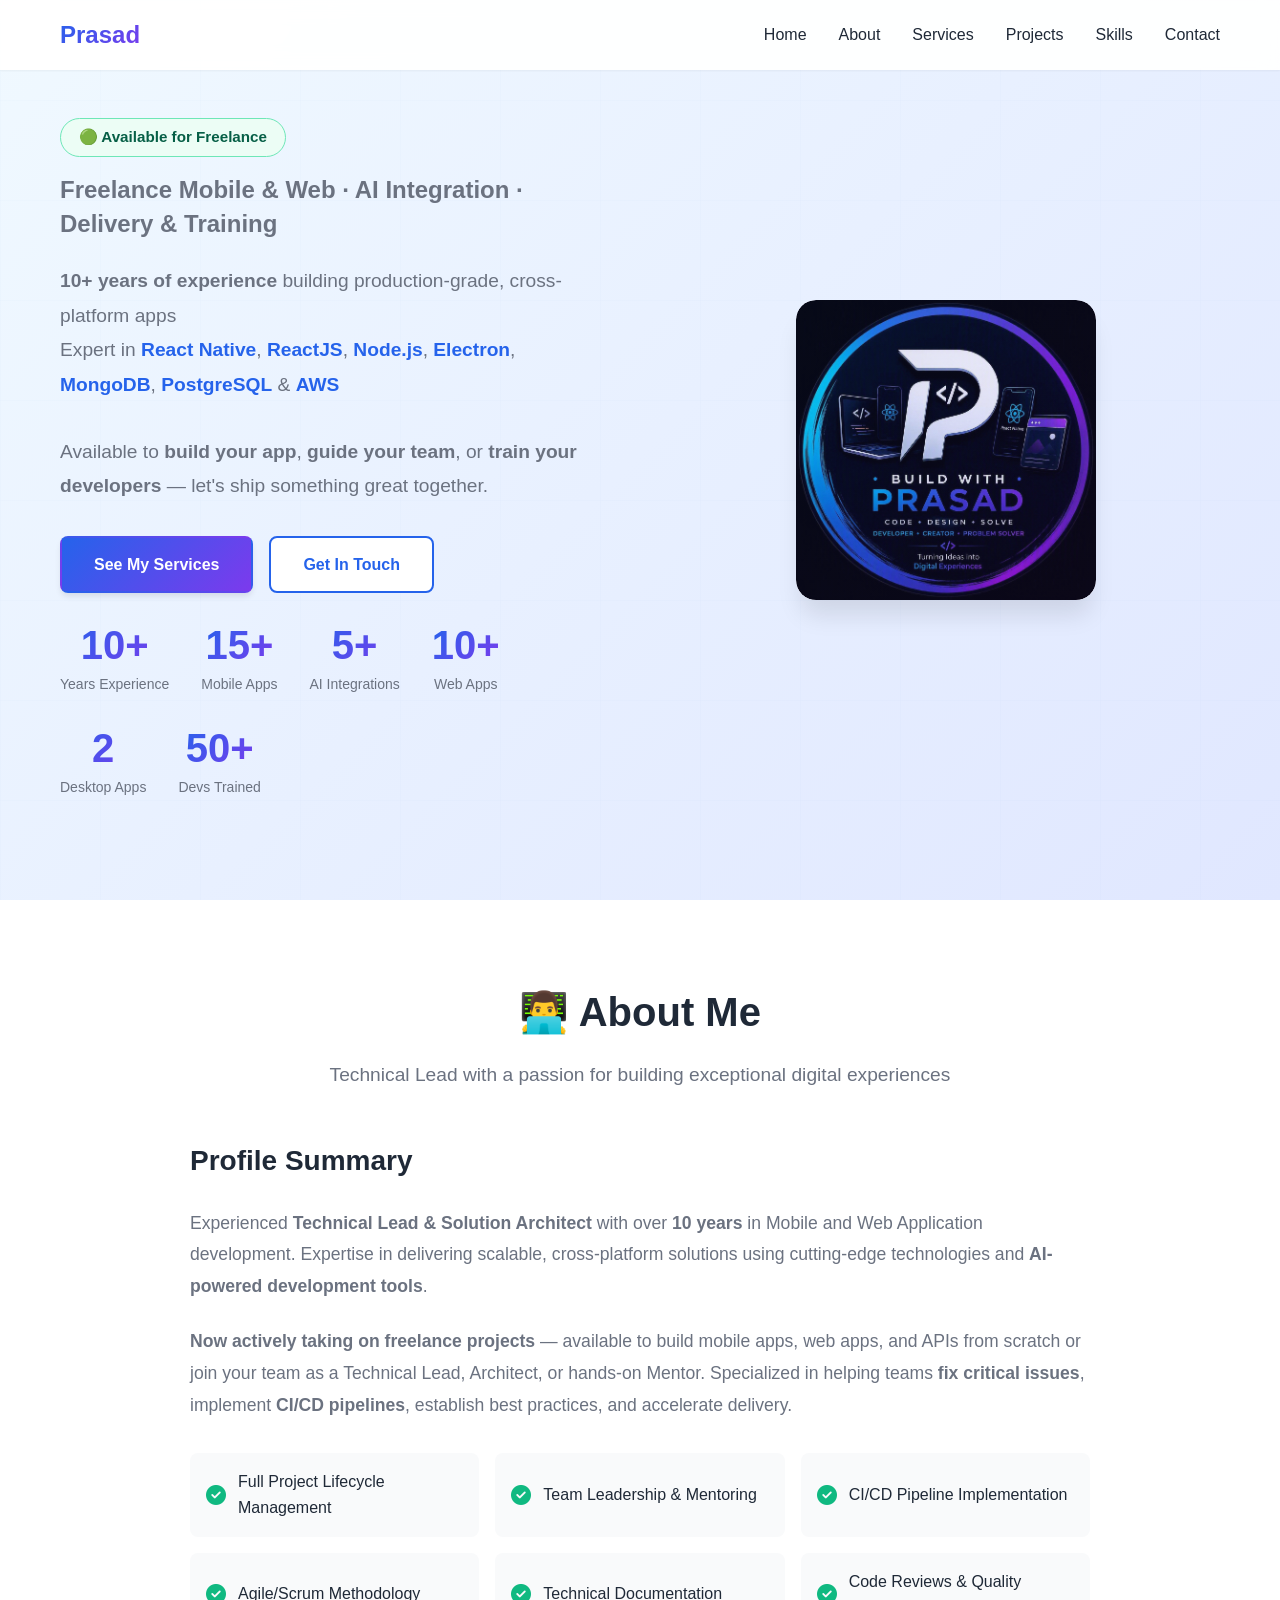
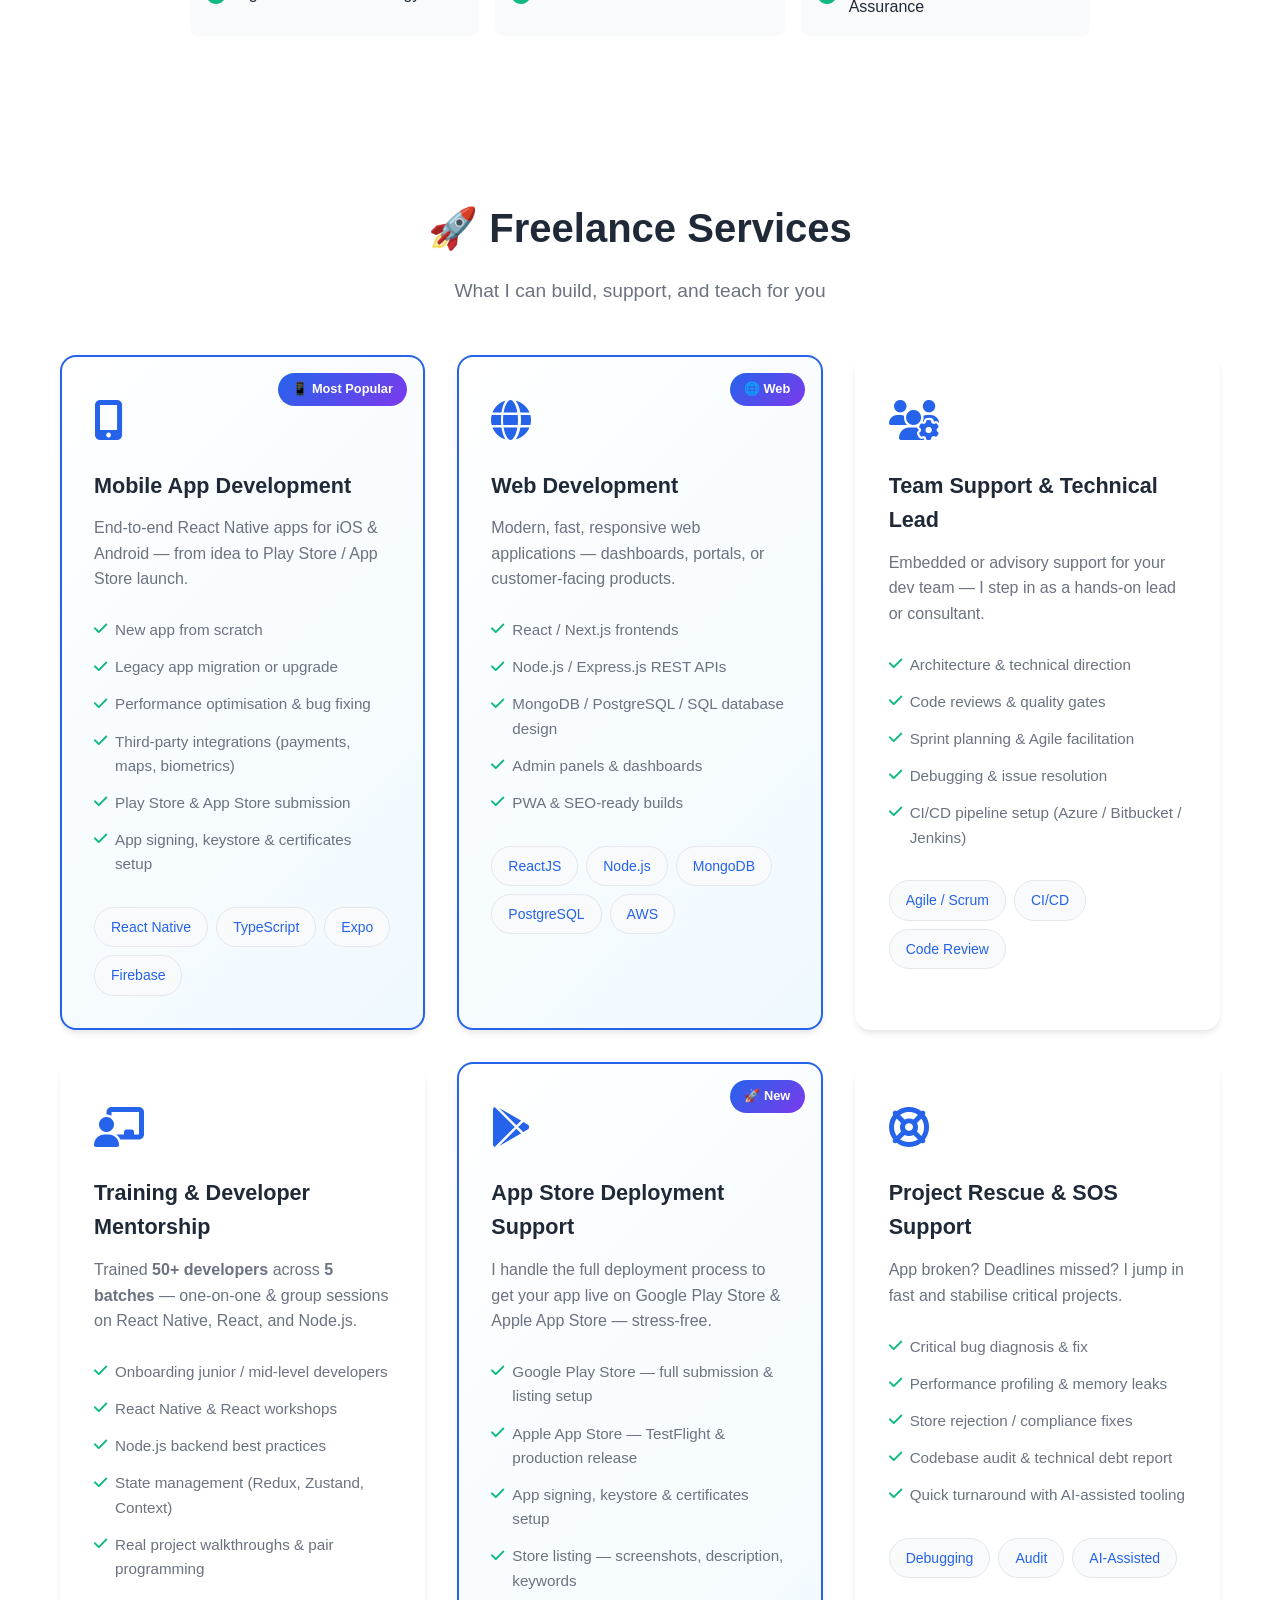
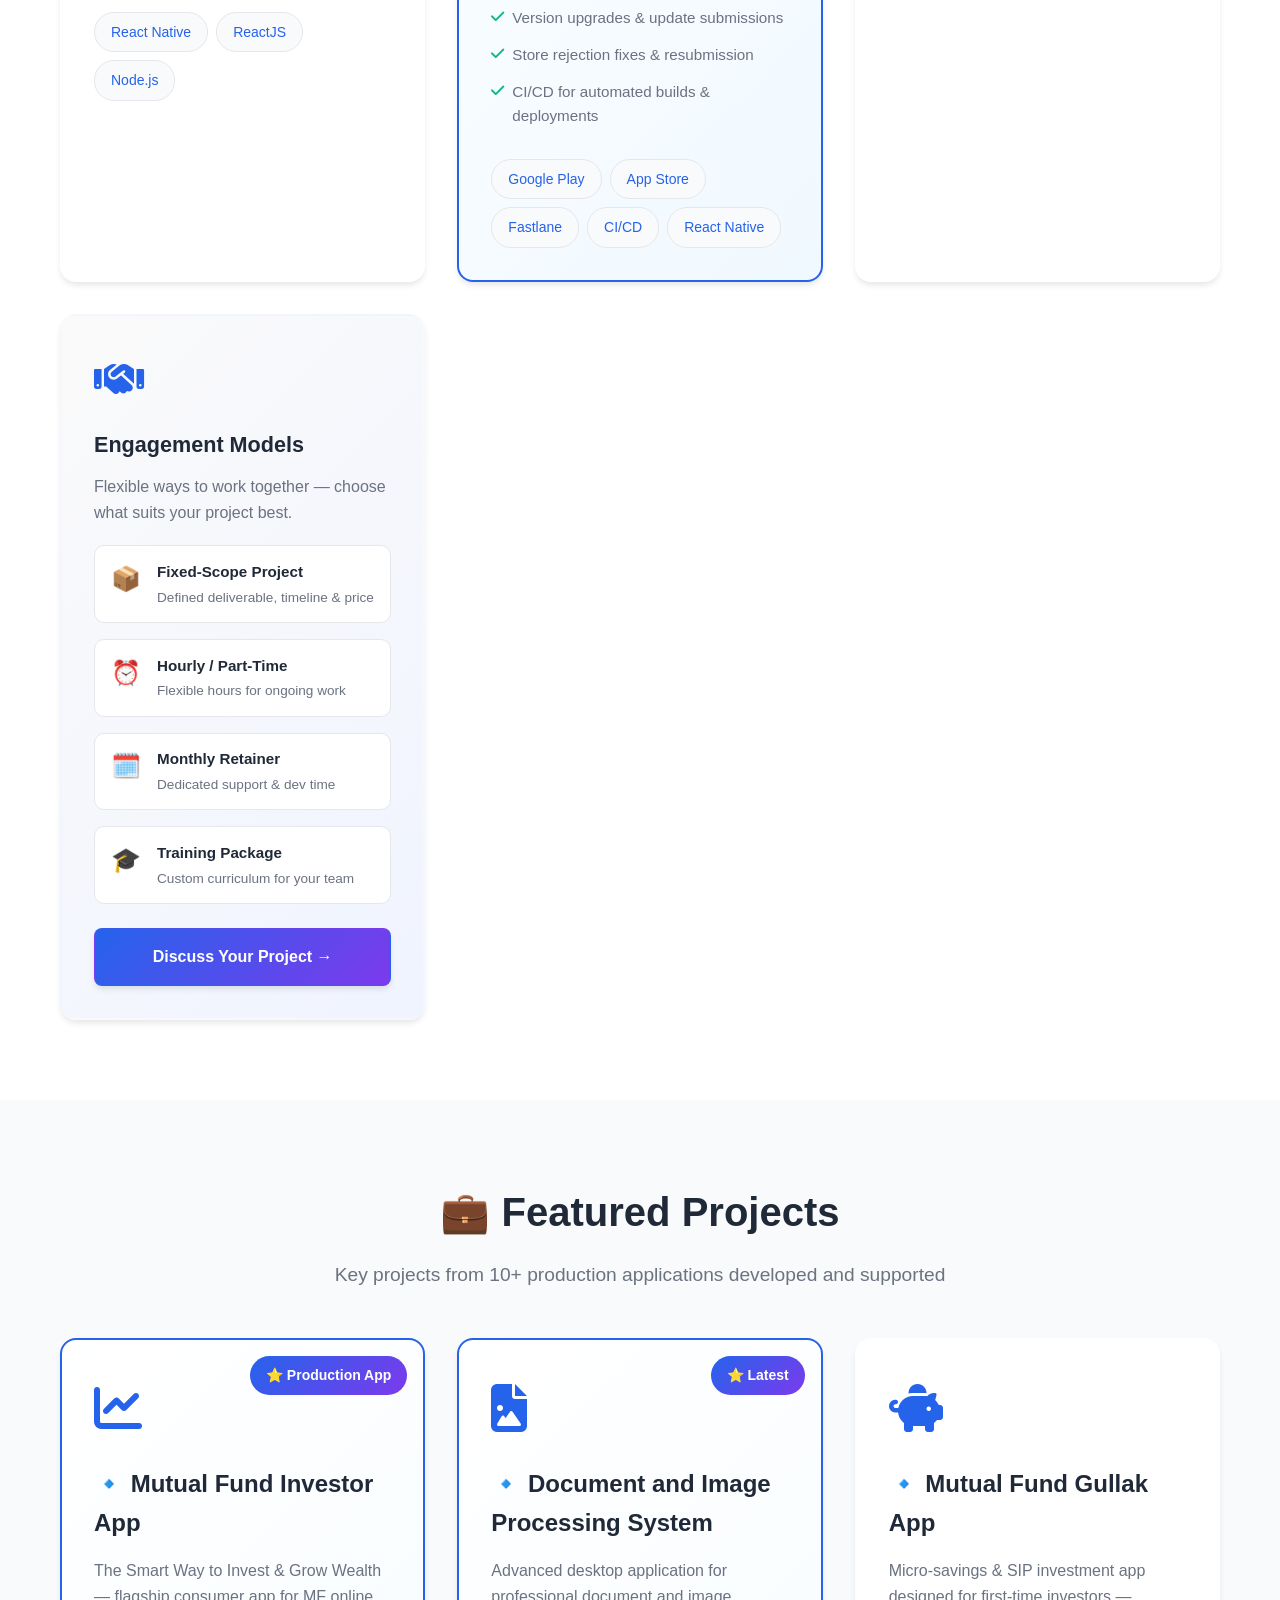
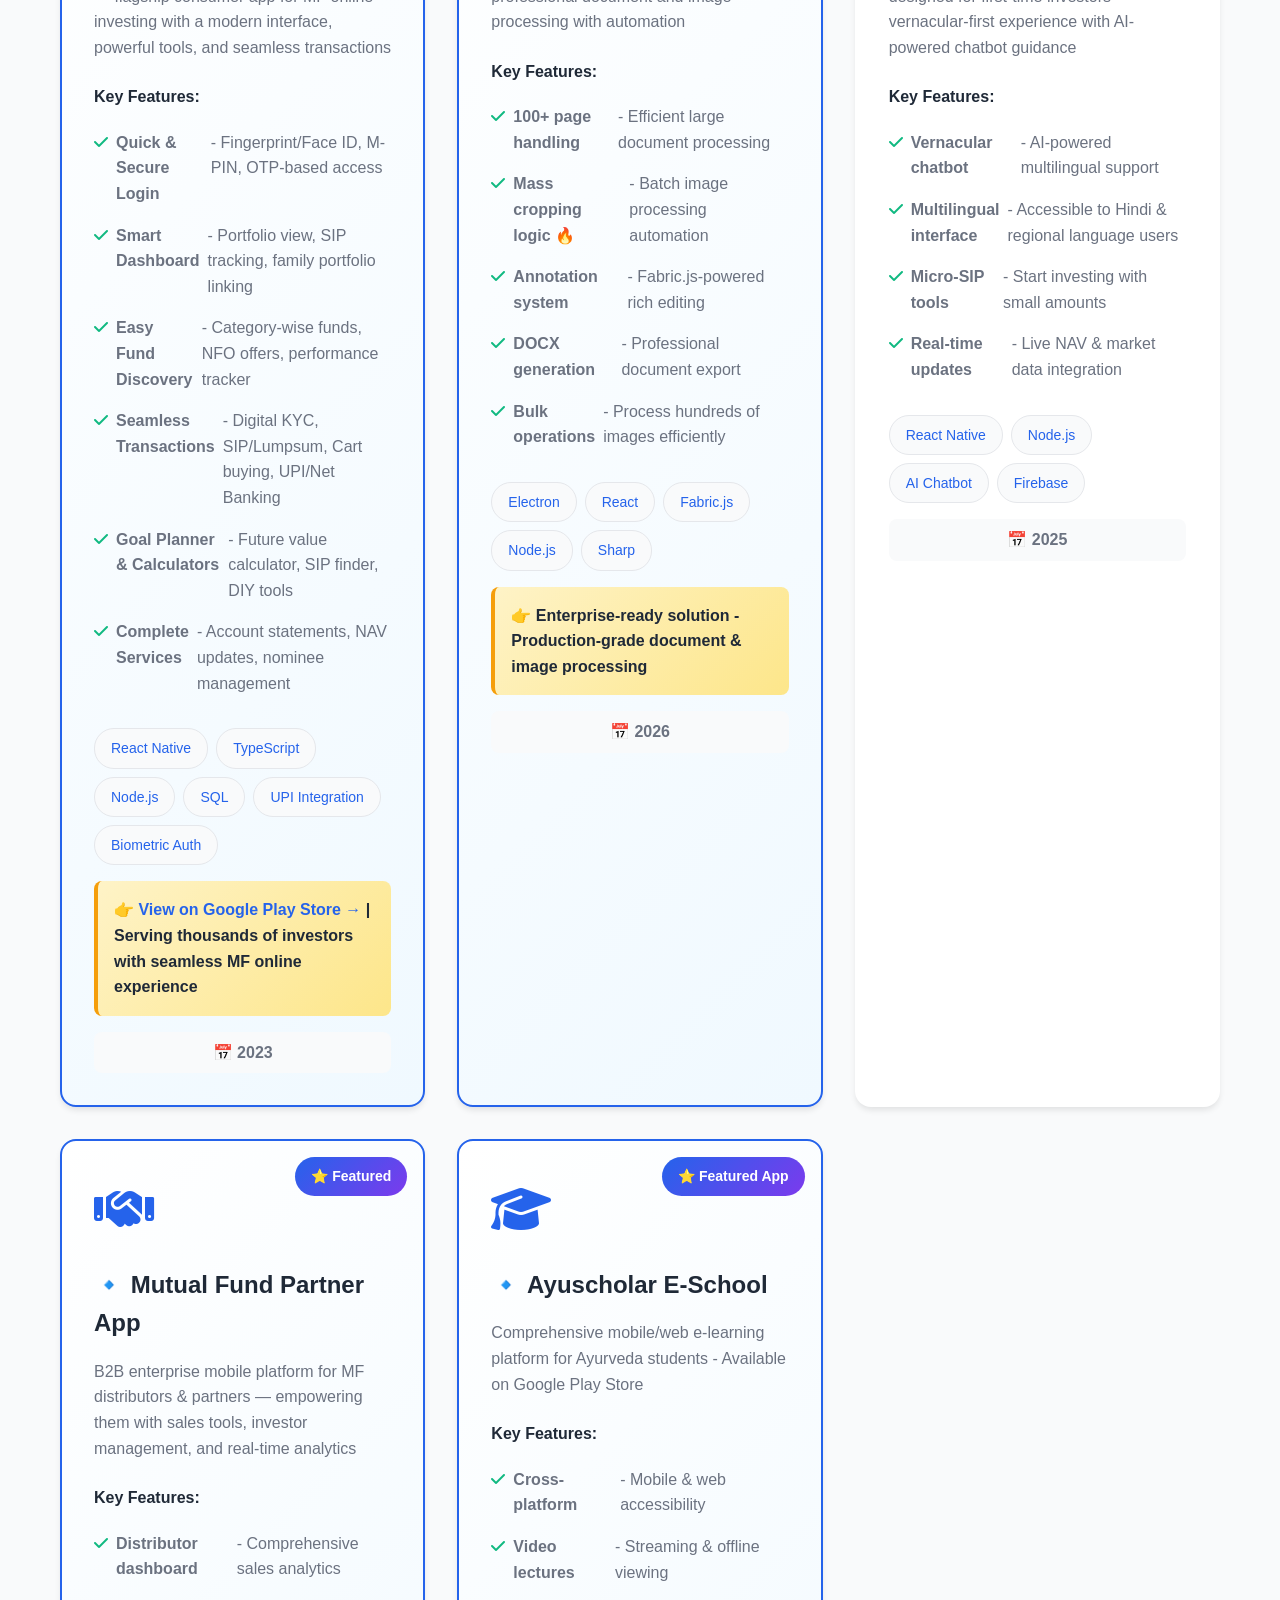
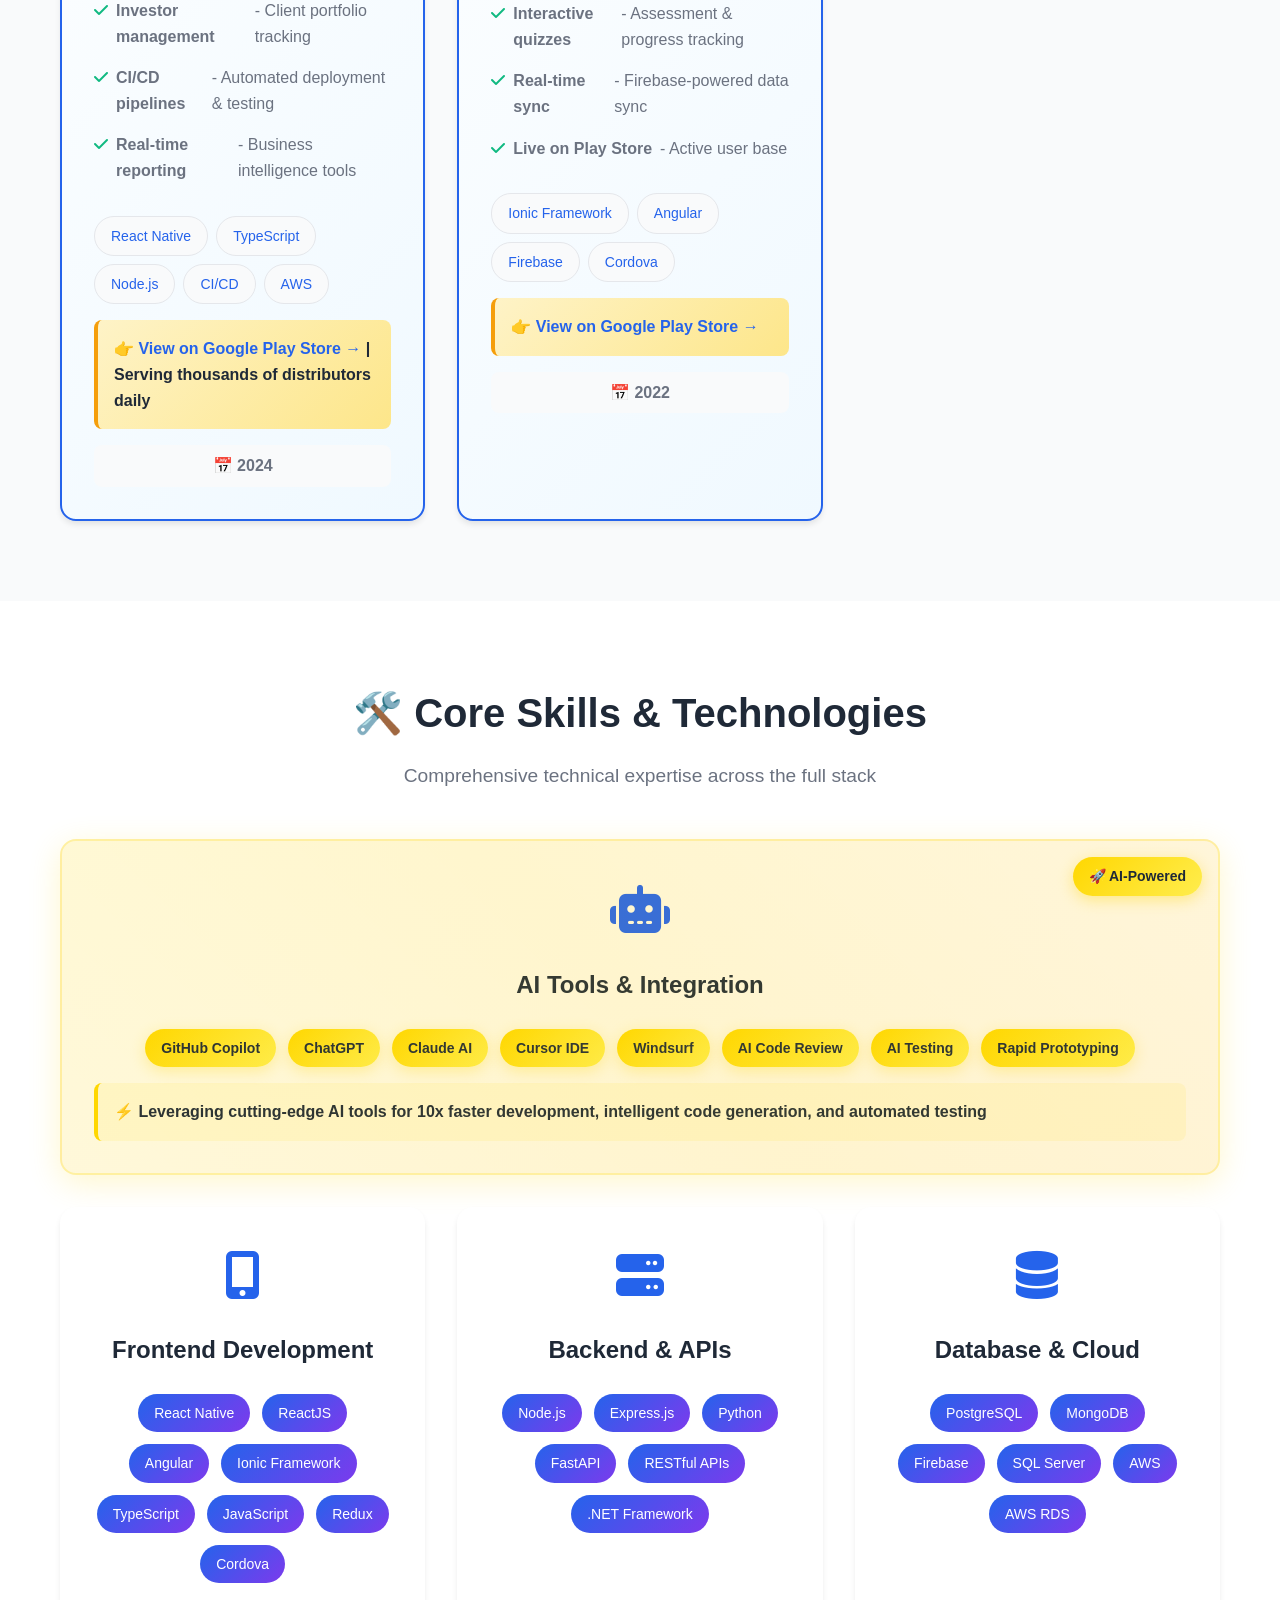
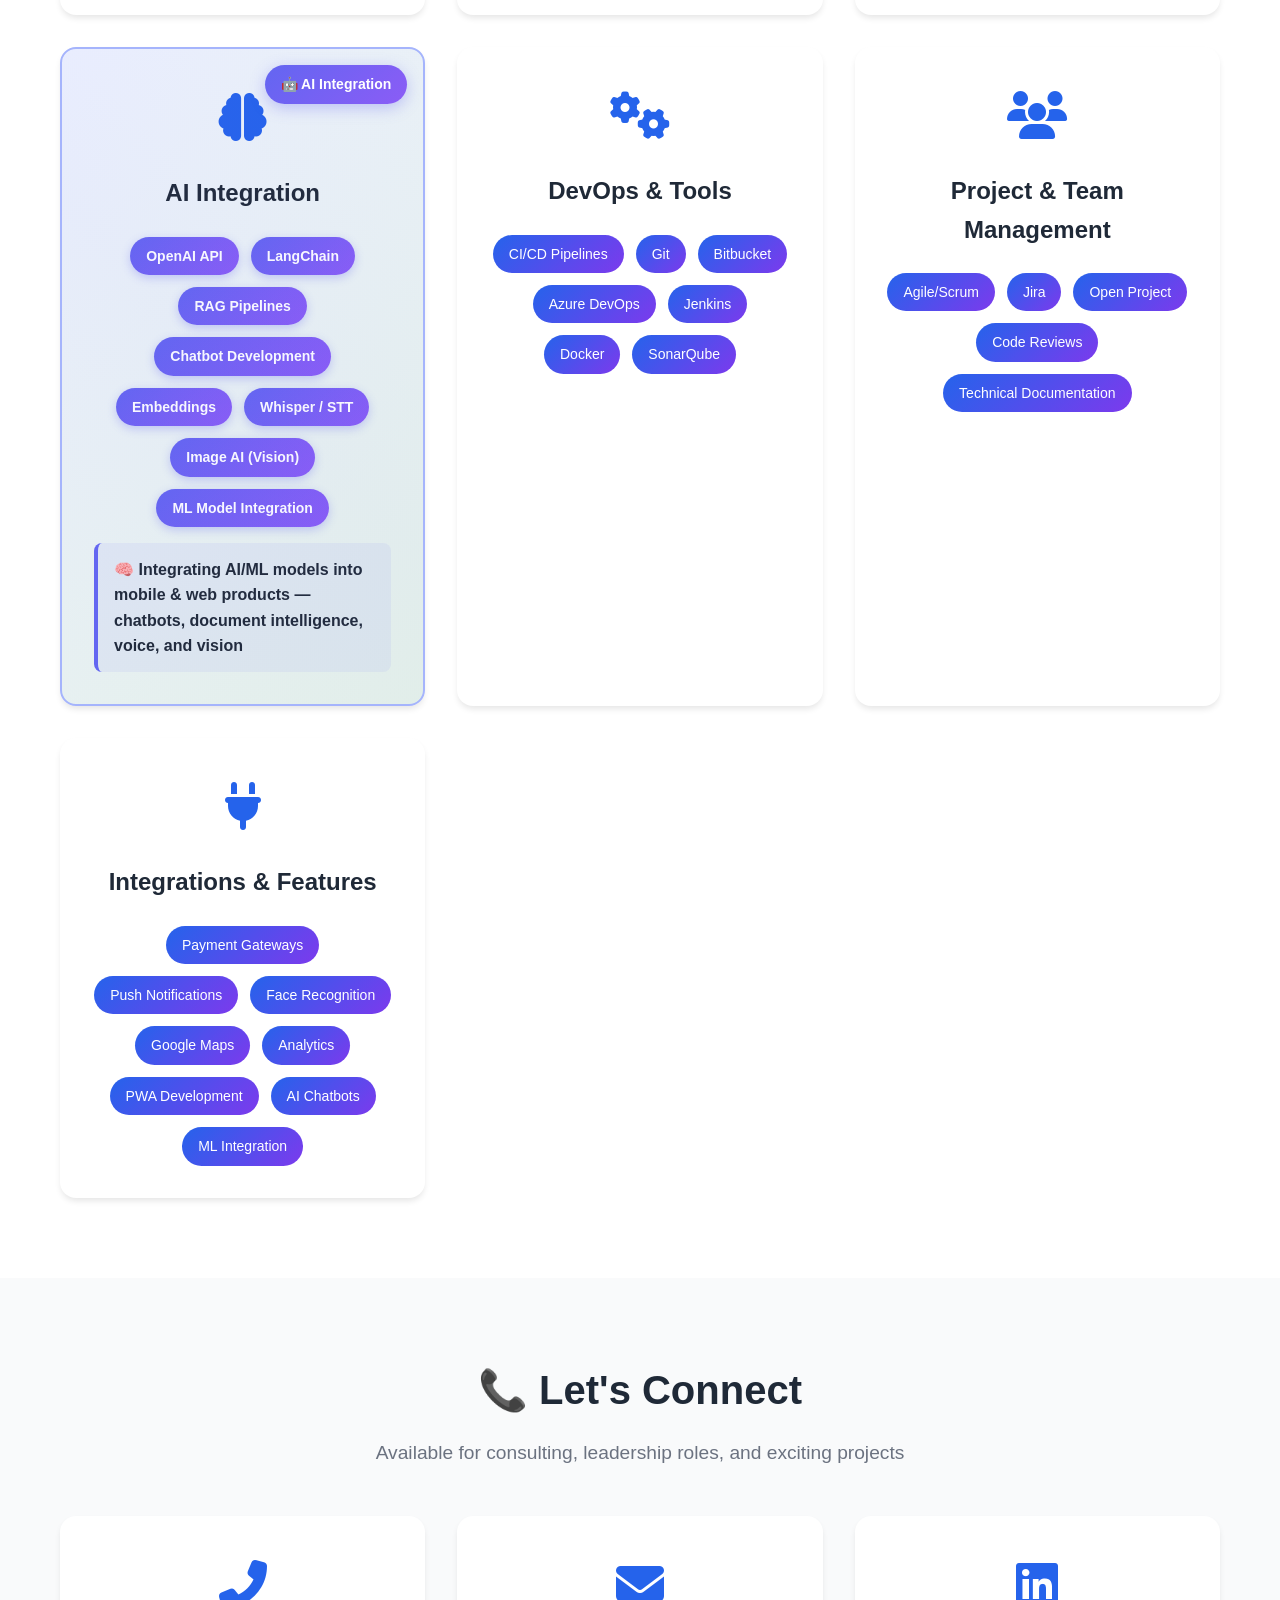
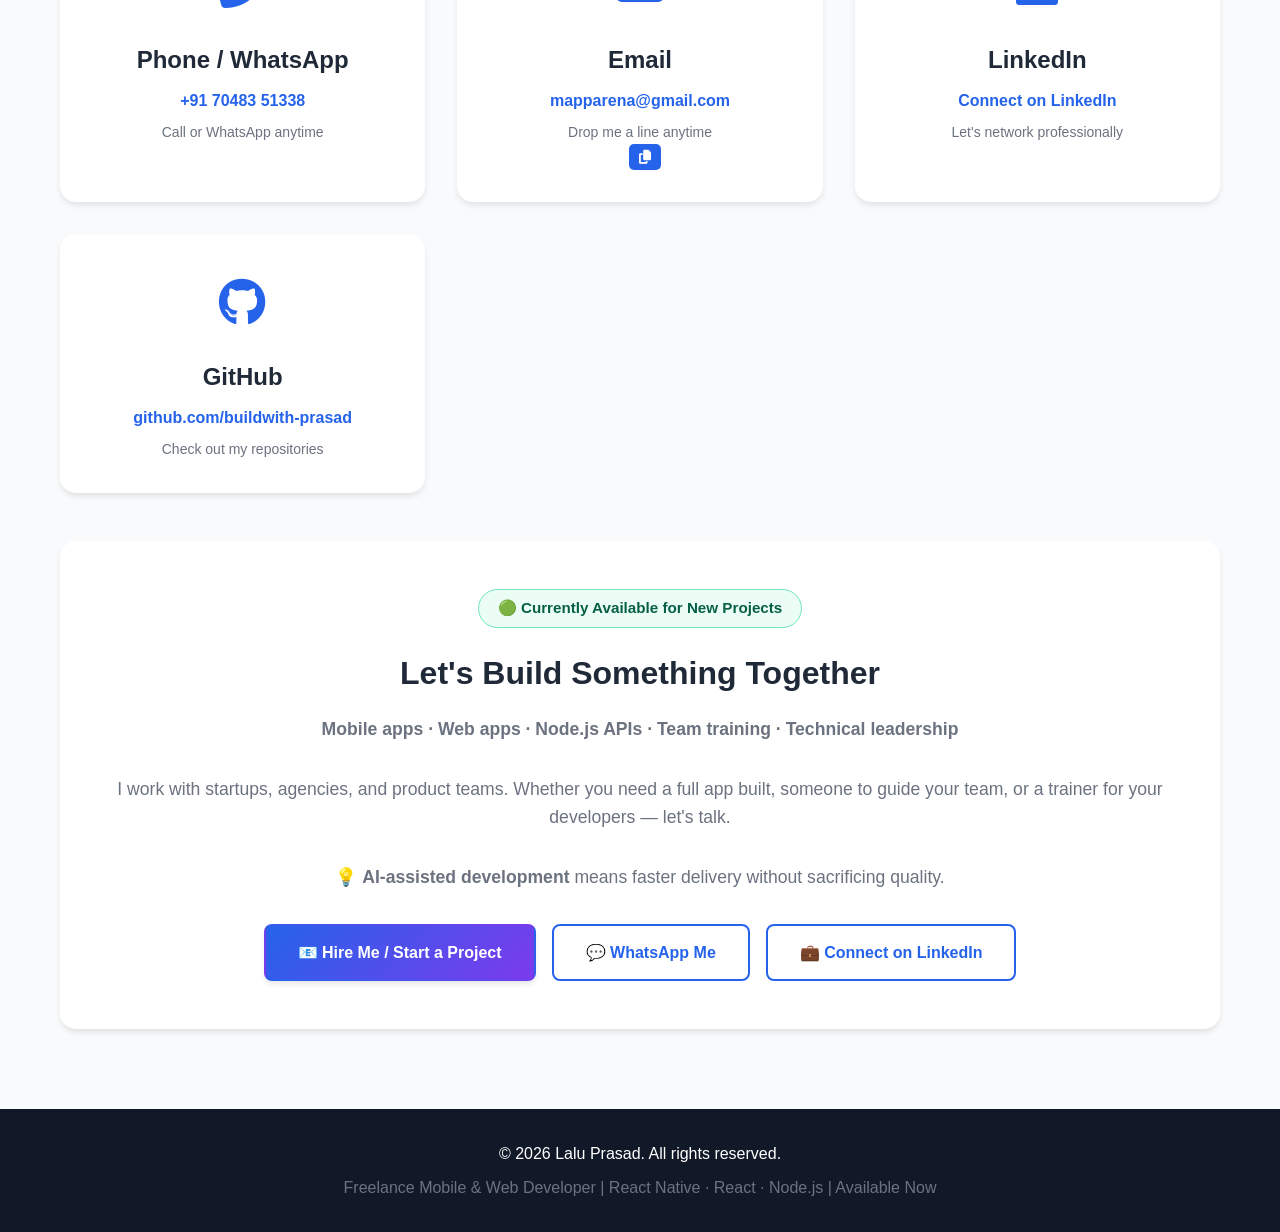
<file: index.html>
<!DOCTYPE html>
<html lang="en">
<head>
    <meta charset="UTF-8">
    <meta name="viewport" content="width=device-width, initial-scale=1.0">
    <meta name="description" content="Build With Prasad — Freelance Mobile & Web Developer. 10+ years in React Native, ReactJS, Node.js. Available for app development, team support & training.">
    <title>Build With Prasad | Freelance Mobile & Web Developer — React Native, React, Node.js</title>
    <link rel="stylesheet" href="styles.css">
    <link rel="stylesheet" href="https://cdnjs.cloudflare.com/ajax/libs/font-awesome/6.4.0/css/all.min.css">
</head>
<body>
    <!-- Navigation -->
    <nav class="navbar">
        <div class="container">
            <div class="nav-brand">Prasad</div>
            <ul class="nav-menu">
                <li><a href="#home">Home</a></li>
                <li><a href="#about">About</a></li>
                <li><a href="#services">Services</a></li>
                <li><a href="#projects">Projects</a></li>
                <li><a href="#skills">Skills</a></li>
                <li><a href="#contact">Contact</a></li>
            </ul>
            <div class="hamburger">
                <span></span>
                <span></span>
                <span></span>
            </div>
        </div>
    </nav>

    <!-- Home Section -->
    <section id="home" class="hero">
        <div class="container">
            <div class="hero-content">
                <div class="hero-text">
                    <h1 class="hero-title">
                        Hi, I'm <span class="highlight">Lalu Prasad</span>
                    </h1>
                    <div class="available-badge">🟢 Available for Freelance</div>
                    <h2 class="hero-subtitle">Freelance Mobile & Web · AI Integration · Delivery & Training</h2>
                    <p class="hero-description">
                        <strong>10+ years of experience</strong> building production-grade, cross-platform apps<br>
                        Expert in <span class="tech-highlight">React Native</span>,
                        <span class="tech-highlight">ReactJS</span>,
                        <span class="tech-highlight">Node.js</span>,
                        <span class="tech-highlight">Electron</span>,
                        <span class="tech-highlight">MongoDB</span>,
                        <span class="tech-highlight">PostgreSQL</span> &
                        <span class="tech-highlight">AWS</span>
                    </p>
                    <p class="hero-description">
                        Available to <strong>build your app</strong>, <strong>guide your team</strong>, or <strong>train your developers</strong> — let's ship something great together.
                    </p>
                    <div class="hero-buttons">
                        <a href="#services" class="btn btn-primary">See My Services</a>
                        <a href="#contact" class="btn btn-secondary">Get In Touch</a>
                    </div>
                    <div class="hero-stats">
                        <div class="stat">
                            <div class="stat-number">10+</div>
                            <div class="stat-label">Years Experience</div>
                        </div>
                        <div class="stat">
                            <div class="stat-number">15+</div>
                            <div class="stat-label">Mobile Apps</div>
                        </div>
                        <div class="stat">
                            <div class="stat-number">5+</div>
                            <div class="stat-label">AI Integrations</div>
                        </div>
                        <div class="stat">
                            <div class="stat-number">10+</div>
                            <div class="stat-label">Web Apps</div>
                        </div>
                        <div class="stat">
                            <div class="stat-number">2</div>
                            <div class="stat-label">Desktop Apps</div>
                        </div>
                        <div class="stat">
                            <div class="stat-number">50+</div>
                            <div class="stat-label">Devs Trained</div>
                        </div>
                    </div>
                </div>
                <div class="hero-image">
                    <div class="profile-card">
                        <img src="prsad.png" alt="Build With Prasad" class="profile-photo">
                    </div>
                </div>
            </div>
        </div>
    </section>

    <!-- About Section -->
    <section id="about" class="about">
        <div class="container">
            <h2 class="section-title">👨‍💻 About Me</h2>
            <p class="section-subtitle">Technical Lead with a passion for building exceptional digital experiences</p>
            
            <div class="about-content">
                <div class="about-text">
                    <h3>Profile Summary</h3>
                    <p>
                        Experienced <strong>Technical Lead & Solution Architect</strong> with over <strong>10 years</strong> in Mobile and Web Application development.
                        Expertise in delivering scalable, cross-platform solutions using cutting-edge technologies and <strong>AI-powered development tools</strong>.
                    </p>
                    <p>
                        <strong>Now actively taking on freelance projects</strong> — available to build mobile apps, web apps, and APIs from scratch or join your team as a Technical Lead, Architect, or hands-on Mentor. Specialized in helping teams <strong>fix critical issues</strong>, implement <strong>CI/CD pipelines</strong>, establish best practices, and accelerate delivery.
                    </p>
                    
                    <div class="about-highlights">
                        <div class="highlight-item">
                            <i class="fas fa-check-circle"></i>
                            <span>Full Project Lifecycle Management</span>
                        </div>
                        <div class="highlight-item">
                            <i class="fas fa-check-circle"></i>
                            <span>Team Leadership & Mentoring</span>
                        </div>
                        <div class="highlight-item">
                            <i class="fas fa-check-circle"></i>
                            <span>CI/CD Pipeline Implementation</span>
                        </div>
                        <div class="highlight-item">
                            <i class="fas fa-check-circle"></i>
                            <span>Agile/Scrum Methodology</span>
                        </div>
                        <div class="highlight-item">
                            <i class="fas fa-check-circle"></i>
                            <span>Technical Documentation</span>
                        </div>
                        <div class="highlight-item">
                            <i class="fas fa-check-circle"></i>
                            <span>Code Reviews & Quality Assurance</span>
                        </div>
                    </div>
                </div>
            </div>
        </div>
    </section>

    <!-- Services Section -->
    <section id="services" class="services">
        <div class="container">
            <h2 class="section-title">🚀 Freelance Services</h2>
            <p class="section-subtitle">What I can build, support, and teach for you</p>

            <div class="services-grid">

                <!-- Mobile App Development -->
                <div class="service-card featured-service">
                    <div class="service-badge">📱 Most Popular</div>
                    <div class="service-icon"><i class="fas fa-mobile-alt"></i></div>
                    <h3>Mobile App Development</h3>
                    <p class="service-desc">End-to-end React Native apps for iOS & Android — from idea to Play Store / App Store launch.</p>
                    <ul class="service-list">
                        <li><i class="fas fa-check"></i> New app from scratch</li>
                        <li><i class="fas fa-check"></i> Legacy app migration or upgrade</li>
                        <li><i class="fas fa-check"></i> Performance optimisation & bug fixing</li>
                        <li><i class="fas fa-check"></i> Third-party integrations (payments, maps, biometrics)</li>
                        <li><i class="fas fa-check"></i> Play Store & App Store submission</li>
                        <li><i class="fas fa-check"></i> App signing, keystore & certificates setup</li>
                    </ul>
                    <div class="service-tech">
                        <span class="tech-tag">React Native</span>
                        <span class="tech-tag">TypeScript</span>
                        <span class="tech-tag">Expo</span>
                        <span class="tech-tag">Firebase</span>
                    </div>
                </div>

                <!-- Web Development -->
                <div class="service-card featured-service">
                    <div class="service-badge">🌐 Web</div>
                    <div class="service-icon"><i class="fas fa-globe"></i></div>
                    <h3>Web Development</h3>
                    <p class="service-desc">Modern, fast, responsive web applications — dashboards, portals, or customer-facing products.</p>
                    <ul class="service-list">
                        <li><i class="fas fa-check"></i> React / Next.js frontends</li>
                        <li><i class="fas fa-check"></i> Node.js / Express.js REST APIs</li>
                        <li><i class="fas fa-check"></i> MongoDB / PostgreSQL / SQL database design</li>
                        <li><i class="fas fa-check"></i> Admin panels & dashboards</li>
                        <li><i class="fas fa-check"></i> PWA & SEO-ready builds</li>
                    </ul>
                    <div class="service-tech">
                        <span class="tech-tag">ReactJS</span>
                        <span class="tech-tag">Node.js</span>
                        <span class="tech-tag">MongoDB</span>
                        <span class="tech-tag">PostgreSQL</span>
                        <span class="tech-tag">AWS</span>
                    </div>
                </div>

                <!-- Team Support & Technical Lead -->
                <div class="service-card">
                    <div class="service-icon"><i class="fas fa-users-cog"></i></div>
                    <h3>Team Support & Technical Lead</h3>
                    <p class="service-desc">Embedded or advisory support for your dev team — I step in as a hands-on lead or consultant.</p>
                    <ul class="service-list">
                        <li><i class="fas fa-check"></i> Architecture & technical direction</li>
                        <li><i class="fas fa-check"></i> Code reviews & quality gates</li>
                        <li><i class="fas fa-check"></i> Sprint planning & Agile facilitation</li>
                        <li><i class="fas fa-check"></i> Debugging & issue resolution</li>
                        <li><i class="fas fa-check"></i> CI/CD pipeline setup (Azure / Bitbucket / Jenkins)</li>
                    </ul>
                    <div class="service-tech">
                        <span class="tech-tag">Agile / Scrum</span>
                        <span class="tech-tag">CI/CD</span>
                        <span class="tech-tag">Code Review</span>
                    </div>
                </div>

                <!-- Training & Mentorship -->
                <div class="service-card">
                    <div class="service-icon"><i class="fas fa-chalkboard-teacher"></i></div>
                    <h3>Training & Developer Mentorship</h3>
                    <p class="service-desc">Trained <strong>50+ developers</strong> across <strong>5 batches</strong> — one-on-one & group sessions on React Native, React, and Node.js.</p>
                    <ul class="service-list">
                        <li><i class="fas fa-check"></i> Onboarding junior / mid-level developers</li>
                        <li><i class="fas fa-check"></i> React Native & React workshops</li>
                        <li><i class="fas fa-check"></i> Node.js backend best practices</li>
                        <li><i class="fas fa-check"></i> State management (Redux, Zustand, Context)</li>
                        <li><i class="fas fa-check"></i> Real project walkthroughs & pair programming</li>
                    </ul>
                    <div class="service-tech">
                        <span class="tech-tag">React Native</span>
                        <span class="tech-tag">ReactJS</span>
                        <span class="tech-tag">Node.js</span>
                    </div>
                </div>

                <!-- Store Deployment -->
                <div class="service-card featured-service">
                    <div class="service-badge">🚀 New</div>
                    <div class="service-icon"><i class="fab fa-google-play"></i></div>
                    <h3>App Store Deployment Support</h3>
                    <p class="service-desc">I handle the full deployment process to get your app live on Google Play Store & Apple App Store — stress-free.</p>
                    <ul class="service-list">
                        <li><i class="fas fa-check"></i> Google Play Store — full submission & listing setup</li>
                        <li><i class="fas fa-check"></i> Apple App Store — TestFlight & production release</li>
                        <li><i class="fas fa-check"></i> App signing, keystore & certificates setup</li>
                        <li><i class="fas fa-check"></i> Store listing — screenshots, description, keywords</li>
                        <li><i class="fas fa-check"></i> Version upgrades & update submissions</li>
                        <li><i class="fas fa-check"></i> Store rejection fixes & resubmission</li>
                        <li><i class="fas fa-check"></i> CI/CD for automated builds & deployments</li>
                    </ul>
                    <div class="service-tech">
                        <span class="tech-tag">Google Play</span>
                        <span class="tech-tag">App Store</span>
                        <span class="tech-tag">Fastlane</span>
                        <span class="tech-tag">CI/CD</span>
                        <span class="tech-tag">React Native</span>
                    </div>
                </div>

                <!-- Rescue / SOS Support -->
                <div class="service-card">
                    <div class="service-icon"><i class="fas fa-life-ring"></i></div>
                    <h3>Project Rescue & SOS Support</h3>
                    <p class="service-desc">App broken? Deadlines missed? I jump in fast and stabilise critical projects.</p>
                    <ul class="service-list">
                        <li><i class="fas fa-check"></i> Critical bug diagnosis & fix</li>
                        <li><i class="fas fa-check"></i> Performance profiling & memory leaks</li>
                        <li><i class="fas fa-check"></i> Store rejection / compliance fixes</li>
                        <li><i class="fas fa-check"></i> Codebase audit & technical debt report</li>
                        <li><i class="fas fa-check"></i> Quick turnaround with AI-assisted tooling</li>
                    </ul>
                    <div class="service-tech">
                        <span class="tech-tag">Debugging</span>
                        <span class="tech-tag">Audit</span>
                        <span class="tech-tag">AI-Assisted</span>
                    </div>
                </div>

                <!-- Engagement Models -->
                <div class="service-card engagement-card">
                    <div class="service-icon"><i class="fas fa-handshake"></i></div>
                    <h3>Engagement Models</h3>
                    <p class="service-desc">Flexible ways to work together — choose what suits your project best.</p>
                    <div class="engagement-list">
                        <div class="engagement-item">
                            <span class="engagement-icon">📦</span>
                            <div>
                                <strong>Fixed-Scope Project</strong>
                                <p>Defined deliverable, timeline & price</p>
                            </div>
                        </div>
                        <div class="engagement-item">
                            <span class="engagement-icon">⏰</span>
                            <div>
                                <strong>Hourly / Part-Time</strong>
                                <p>Flexible hours for ongoing work</p>
                            </div>
                        </div>
                        <div class="engagement-item">
                            <span class="engagement-icon">🗓️</span>
                            <div>
                                <strong>Monthly Retainer</strong>
                                <p>Dedicated support & dev time</p>
                            </div>
                        </div>
                        <div class="engagement-item">
                            <span class="engagement-icon">🎓</span>
                            <div>
                                <strong>Training Package</strong>
                                <p>Custom curriculum for your team</p>
                            </div>
                        </div>
                    </div>
                    <a href="#contact" class="btn btn-primary" style="margin-top:1.5rem; width:100%; text-align:center;">Discuss Your Project →</a>
                </div>

            </div>
        </div>
    </section>

    <!-- Projects Section -->
    <section id="projects" class="projects">
        <div class="container">
            <h2 class="section-title">💼 Featured Projects</h2>
            <p class="section-subtitle">Key projects from 10+ production applications developed and supported</p>

            <div class="projects-grid">
                <!-- Project 1: Nippon India Mutual Fund App -->
                <div class="project-card featured">
                    <div class="project-badge">⭐ Production App</div>
                    <div class="project-icon">
                        <i class="fas fa-chart-line"></i>
                    </div>
                    <h3 class="project-title">🔹 Mutual Fund Investor App</h3>
                    <p class="project-description">
                        The Smart Way to Invest & Grow Wealth — flagship consumer app for MF online investing with a modern interface, powerful tools, and seamless transactions
                    </p>
                    <div class="project-features">
                        <h4>Key Features:</h4>
                        <ul>
                            <li><i class="fas fa-check"></i> <strong>Quick & Secure Login</strong> - Fingerprint/Face ID, M-PIN, OTP-based access</li>
                            <li><i class="fas fa-check"></i> <strong>Smart Dashboard</strong> - Portfolio view, SIP tracking, family portfolio linking</li>
                            <li><i class="fas fa-check"></i> <strong>Easy Fund Discovery</strong> - Category-wise funds, NFO offers, performance tracker</li>
                            <li><i class="fas fa-check"></i> <strong>Seamless Transactions</strong> - Digital KYC, SIP/Lumpsum, Cart buying, UPI/Net Banking</li>
                            <li><i class="fas fa-check"></i> <strong>Goal Planner & Calculators</strong> - Future value calculator, SIP finder, DIY tools</li>
                            <li><i class="fas fa-check"></i> <strong>Complete Services</strong> - Account statements, NAV updates, nominee management</li>
                        </ul>
                    </div>
                    <div class="project-tech">
                        <span class="tech-tag">React Native</span>
                        <span class="tech-tag">TypeScript</span>
                        <span class="tech-tag">Node.js</span>
                        <span class="tech-tag">SQL</span>
                        <span class="tech-tag">UPI Integration</span>
                        <span class="tech-tag">Biometric Auth</span>
                    </div>
                    <div class="project-highlight">
                        👉 <a href="https://play.google.com/store/apps/details?id=com.godbtech.reliancemf&hl=en_IN" target="_blank" style="color: #2563eb; text-decoration: none;"><strong>View on Google Play Store</strong> →</a> | Serving thousands of investors with seamless MF online experience
                    </div>
                    <div class="project-year">📅 2023</div>
                </div>

                <!-- Project 2: Document and Image Processing -->
                <div class="project-card featured">
                    <div class="project-badge">⭐ Latest</div>
                    <div class="project-icon">
                        <i class="fas fa-file-image"></i>
                    </div>
                    <h3 class="project-title">🔹 Document and Image Processing System</h3>
                    <p class="project-description">
                        Advanced desktop application for professional document and image processing with automation
                    </p>
                    <div class="project-features">
                        <h4>Key Features:</h4>
                        <ul>
                            <li><i class="fas fa-check"></i> <strong>100+ page handling</strong> - Efficient large document processing</li>
                            <li><i class="fas fa-check"></i> <strong>Mass cropping logic 🔥</strong> - Batch image processing automation</li>
                            <li><i class="fas fa-check"></i> <strong>Annotation system</strong> - Fabric.js-powered rich editing</li>
                            <li><i class="fas fa-check"></i> <strong>DOCX generation</strong> - Professional document export</li>
                            <li><i class="fas fa-check"></i> <strong>Bulk operations</strong> - Process hundreds of images efficiently</li>
                        </ul>
                    </div>
                    <div class="project-tech">
                        <span class="tech-tag">Electron</span>
                        <span class="tech-tag">React</span>
                        <span class="tech-tag">Fabric.js</span>
                        <span class="tech-tag">Node.js</span>
                        <span class="tech-tag">Sharp</span>
                    </div>
                    <div class="project-highlight">
                        👉 <strong>Enterprise-ready solution</strong> - Production-grade document & image processing
                    </div>
                    <div class="project-year">📅 2026</div>
                </div>

                <!-- Project 3: Simply Save Vernacular / Gullak -->
                <div class="project-card">
                    <div class="project-icon">
                        <i class="fas fa-piggy-bank"></i>
                    </div>
                    <h3 class="project-title">🔹 Mutual Fund Gullak App</h3>
                    <p class="project-description">
                        Micro-savings &amp; SIP investment app designed for first-time investors — vernacular-first experience with AI-powered chatbot guidance
                    </p>
                    <div class="project-features">
                        <h4>Key Features:</h4>
                        <ul>
                            <li><i class="fas fa-check"></i> <strong>Vernacular chatbot</strong> - AI-powered multilingual support</li>
                            <li><i class="fas fa-check"></i> <strong>Multilingual interface</strong> - Accessible to Hindi &amp; regional language users</li>
                            <li><i class="fas fa-check"></i> <strong>Micro-SIP tools</strong> - Start investing with small amounts</li>
                            <li><i class="fas fa-check"></i> <strong>Real-time updates</strong> - Live NAV &amp; market data integration</li>
                        </ul>
                    </div>
                    <div class="project-tech">
                        <span class="tech-tag">React Native</span>
                        <span class="tech-tag">Node.js</span>
                        <span class="tech-tag">AI Chatbot</span>
                        <span class="tech-tag">Firebase</span>
                    </div>
                    <div class="project-year">📅 2025</div>
                </div>

                <!-- Project 4: Business Easy / MF Partner -->
                <div class="project-card featured">
                    <div class="project-badge">⭐ Featured</div>
                    <div class="project-icon">
                        <i class="fas fa-handshake"></i>
                    </div>
                    <h3 class="project-title">🔹 Mutual Fund Partner App</h3>
                    <p class="project-description">
                        B2B enterprise mobile platform for MF distributors &amp; partners — empowering them with sales tools, investor management, and real-time analytics
                    </p>
                    <div class="project-features">
                        <h4>Key Features:</h4>
                        <ul>
                            <li><i class="fas fa-check"></i> <strong>Distributor dashboard</strong> - Comprehensive sales analytics</li>
                            <li><i class="fas fa-check"></i> <strong>Investor management</strong> - Client portfolio tracking</li>
                            <li><i class="fas fa-check"></i> <strong>CI/CD pipelines</strong> - Automated deployment & testing</li>
                            <li><i class="fas fa-check"></i> <strong>Real-time reporting</strong> - Business intelligence tools</li>
                        </ul>
                    </div>
                    <div class="project-tech">
                        <span class="tech-tag">React Native</span>
                        <span class="tech-tag">TypeScript</span>
                        <span class="tech-tag">Node.js</span>
                        <span class="tech-tag">CI/CD</span>
                        <span class="tech-tag">AWS</span>
                    </div>
                    <div class="project-highlight">
                        👉 <a href="https://play.google.com/store/apps/details?id=com.reliance.businesseasy2&hl=en_IN" target="_blank" style="color: #2563eb; text-decoration: none;"><strong>View on Google Play Store</strong> →</a> | Serving thousands of distributors daily
                    </div>
                    <div class="project-year">📅 2024</div>
                </div>

                <!-- Project 5: Ayuscholar E-School -->
                <div class="project-card featured">
                    <div class="project-badge">⭐ Featured App</div>
                    <div class="project-icon">
                        <i class="fas fa-graduation-cap"></i>
                    </div>
                    <h3 class="project-title">🔹 Ayuscholar E-School</h3>
                    <p class="project-description">
                        Comprehensive mobile/web e-learning platform for Ayurveda students - Available on Google Play Store
                    </p>
                    <div class="project-features">
                        <h4>Key Features:</h4>
                        <ul>
                            <li><i class="fas fa-check"></i> <strong>Cross-platform</strong> - Mobile & web accessibility</li>
                            <li><i class="fas fa-check"></i> <strong>Video lectures</strong> - Streaming & offline viewing</li>
                            <li><i class="fas fa-check"></i> <strong>Interactive quizzes</strong> - Assessment & progress tracking</li>
                            <li><i class="fas fa-check"></i> <strong>Real-time sync</strong> - Firebase-powered data sync</li>
                            <li><i class="fas fa-check"></i> <strong>Live on Play Store</strong> - Active user base</li>
                        </ul>
                    </div>
                    <div class="project-tech">
                        <span class="tech-tag">Ionic Framework</span>
                        <span class="tech-tag">Angular</span>
                        <span class="tech-tag">Firebase</span>
                        <span class="tech-tag">Cordova</span>
                    </div>
                    <div class="project-highlight">
                        👉 <a href="https://play.google.com/store/apps/details?id=com.ayuscholar.app&hl=en_IN" target="_blank" style="color: #2563eb; text-decoration: none;"><strong>View on Google Play Store</strong> →</a>
                    </div>
                    <div class="project-year">📅 2022</div>
                </div>
                    </div>
                </div>
            </div>
        </div>
    </section>

    <!-- Skills Section -->
    <section id="skills" class="skills">
        <div class="container">
            <h2 class="section-title">🛠️ Core Skills & Technologies</h2>
            <p class="section-subtitle">Comprehensive technical expertise across the full stack</p>
            
            <div class="skills-grid">
                <!-- AI Tools & Integration - Featured -->
                <div class="skill-category featured-skill">
                    <div class="skill-badge">🚀 AI-Powered</div>
                    <div class="skill-icon">
                        <i class="fas fa-robot"></i>
                    </div>
                    <h3>AI Tools & Integration</h3>
                    <div class="skill-tags">
                        <span class="skill-tag ai-tag">GitHub Copilot</span>
                        <span class="skill-tag ai-tag">ChatGPT</span>
                        <span class="skill-tag ai-tag">Claude AI</span>
                        <span class="skill-tag ai-tag">Cursor IDE</span>
                        <span class="skill-tag ai-tag">Windsurf</span>
                        <span class="skill-tag ai-tag">AI Code Review</span>
                        <span class="skill-tag ai-tag">AI Testing</span>
                        <span class="skill-tag ai-tag">Rapid Prototyping</span>
                    </div>
                    <p class="skill-description">⚡ Leveraging cutting-edge AI tools for 10x faster development, intelligent code generation, and automated testing</p>
                </div>

                <div class="skill-category">
                    <div class="skill-icon">
                        <i class="fas fa-mobile-alt"></i>
                    </div>
                    <h3>Frontend Development</h3>
                    <div class="skill-tags">
                        <span class="skill-tag">React Native</span>
                        <span class="skill-tag">ReactJS</span>
                        <span class="skill-tag">Angular</span>
                        <span class="skill-tag">Ionic Framework</span>
                        <span class="skill-tag">TypeScript</span>
                        <span class="skill-tag">JavaScript</span>
                        <span class="skill-tag">Redux</span>
                        <span class="skill-tag">Cordova</span>
                    </div>
                </div>

                <div class="skill-category">
                    <div class="skill-icon">
                        <i class="fas fa-server"></i>
                    </div>
                    <h3>Backend & APIs</h3>
                    <div class="skill-tags">
                        <span class="skill-tag">Node.js</span>
                        <span class="skill-tag">Express.js</span>
                        <span class="skill-tag">Python</span>
                        <span class="skill-tag">FastAPI</span>
                        <span class="skill-tag">RESTful APIs</span>
                        <span class="skill-tag">.NET Framework</span>
                    </div>
                </div>

                <div class="skill-category">
                    <div class="skill-icon">
                        <i class="fas fa-database"></i>
                    </div>
                    <h3>Database & Cloud</h3>
                    <div class="skill-tags">
                        <span class="skill-tag">PostgreSQL</span>
                        <span class="skill-tag">MongoDB</span>
                        <span class="skill-tag">Firebase</span>
                        <span class="skill-tag">SQL Server</span>
                        <span class="skill-tag">AWS</span>
                        <span class="skill-tag">AWS RDS</span>
                    </div>
                </div>

                <!-- AI Integration — new dedicated card -->
                <div class="skill-category ai-integration-skill">
                    <div class="skill-badge ai-int-badge">🤖 AI Integration</div>
                    <div class="skill-icon">
                        <i class="fas fa-brain"></i>
                    </div>
                    <h3>AI Integration</h3>
                    <div class="skill-tags">
                        <span class="skill-tag ai-int-tag">OpenAI API</span>
                        <span class="skill-tag ai-int-tag">LangChain</span>
                        <span class="skill-tag ai-int-tag">RAG Pipelines</span>
                        <span class="skill-tag ai-int-tag">Chatbot Development</span>
                        <span class="skill-tag ai-int-tag">Embeddings</span>
                        <span class="skill-tag ai-int-tag">Whisper / STT</span>
                        <span class="skill-tag ai-int-tag">Image AI (Vision)</span>
                        <span class="skill-tag ai-int-tag">ML Model Integration</span>
                    </div>
                    <p class="skill-description ai-int-desc">🧠 Integrating AI/ML models into mobile &amp; web products — chatbots, document intelligence, voice, and vision</p>
                </div>

                <div class="skill-category">
                    <div class="skill-icon">
                        <i class="fas fa-cogs"></i>
                    </div>
                    <h3>DevOps & Tools</h3>
                    <div class="skill-tags">
                        <span class="skill-tag">CI/CD Pipelines</span>
                        <span class="skill-tag">Git</span>
                        <span class="skill-tag">Bitbucket</span>
                        <span class="skill-tag">Azure DevOps</span>
                        <span class="skill-tag">Jenkins</span>
                        <span class="skill-tag">Docker</span>
                        <span class="skill-tag">SonarQube</span>
                    </div>
                </div>

                <div class="skill-category">
                    <div class="skill-icon">
                        <i class="fas fa-users"></i>
                    </div>
                    <h3>Project & Team Management</h3>
                    <div class="skill-tags">
                        <span class="skill-tag">Agile/Scrum</span>
                        <span class="skill-tag">Jira</span>
                        <span class="skill-tag">Open Project</span>
                        <span class="skill-tag">Code Reviews</span>
                        <span class="skill-tag">Technical Documentation</span>
                    </div>
                </div>

                <div class="skill-category">
                    <div class="skill-icon">
                        <i class="fas fa-plug"></i>
                    </div>
                    <h3>Integrations & Features</h3>
                    <div class="skill-tags">
                        <span class="skill-tag">Payment Gateways</span>
                        <span class="skill-tag">Push Notifications</span>
                        <span class="skill-tag">Face Recognition</span>
                        <span class="skill-tag">Google Maps</span>
                        <span class="skill-tag">Analytics</span>
                        <span class="skill-tag">PWA Development</span>
                        <span class="skill-tag">AI Chatbots</span>
                        <span class="skill-tag">ML Integration</span>
                    </div>
                </div>
            </div>
        </div>
    </section>

    <!-- Contact Section -->
    <section id="contact" class="contact">
        <div class="container">
            <h2 class="section-title">📞 Let's Connect</h2>
            <p class="section-subtitle">Available for consulting, leadership roles, and exciting projects</p>
            
            <div class="contact-grid">
                <div class="contact-card">
                    <div class="contact-icon">
                        <i class="fas fa-phone-alt"></i>
                    </div>
                    <h3>Phone / WhatsApp</h3>
                    <a href="tel:+917048351338" class="contact-link">+91 70483 51338</a>
                    <p class="contact-description">Call or WhatsApp anytime</p>
                </div>

                <div class="contact-card">
                    <div class="contact-icon">
                        <i class="fas fa-envelope"></i>
                    </div>
                    <h3>Email</h3>
                    <a href="mailto:mapparena@gmail.com" class="contact-link">mapparena@gmail.com</a>
                    <p class="contact-description">Drop me a line anytime</p>
                </div>

                <div class="contact-card">
                    <div class="contact-icon">
                        <i class="fab fa-linkedin"></i>
                    </div>
                    <h3>LinkedIn</h3>
                    <a href="https://www.linkedin.com/in/lalu-prasad-27111859/" target="_blank" class="contact-link">Connect on LinkedIn</a>
                    <p class="contact-description">Let's network professionally</p>
                </div>

                <div class="contact-card">
                    <div class="contact-icon">
                        <i class="fab fa-github"></i>
                    </div>
                    <h3>GitHub</h3>
                    <a href="https://github.com/buildwith-prasad" target="_blank" class="contact-link">github.com/buildwith-prasad</a>
                    <p class="contact-description">Check out my repositories</p>
                </div>
            </div>

            <div class="contact-cta">
                <div class="availability-status">🟢 Currently Available for New Projects</div>
                <h3>Let's Build Something Together</h3>
                <p><strong>Mobile apps · Web apps · Node.js APIs · Team training · Technical leadership</strong></p>
                <p>I work with startups, agencies, and product teams. Whether you need a full app built, someone to guide your team, or a trainer for your developers — let's talk.</p>
                <p>💡 <strong>AI-assisted development</strong> means faster delivery without sacrificing quality.</p>
                <div class="cta-buttons">
                    <a href="mailto:mapparena@gmail.com" class="btn btn-primary">📧 Hire Me / Start a Project</a>
                    <a href="https://wa.me/917048351338" target="_blank" class="btn btn-secondary">💬 WhatsApp Me</a>
                    <a href="https://www.linkedin.com/in/lalu-prasad-27111859/" target="_blank" class="btn btn-secondary">💼 Connect on LinkedIn</a>
                </div>
            </div>
        </div>
    </section>

    <!-- Footer -->
    <footer class="footer">
        <div class="container">
            <p>&copy; 2025 Lalu Prasad. All rights reserved.</p>
            <p class="footer-tagline">Freelance Mobile & Web Developer | React Native · React · Node.js | Available Now</p>
        </div>
    </footer>

    <script src="script.js"></script>
</body>
</html>
</file>
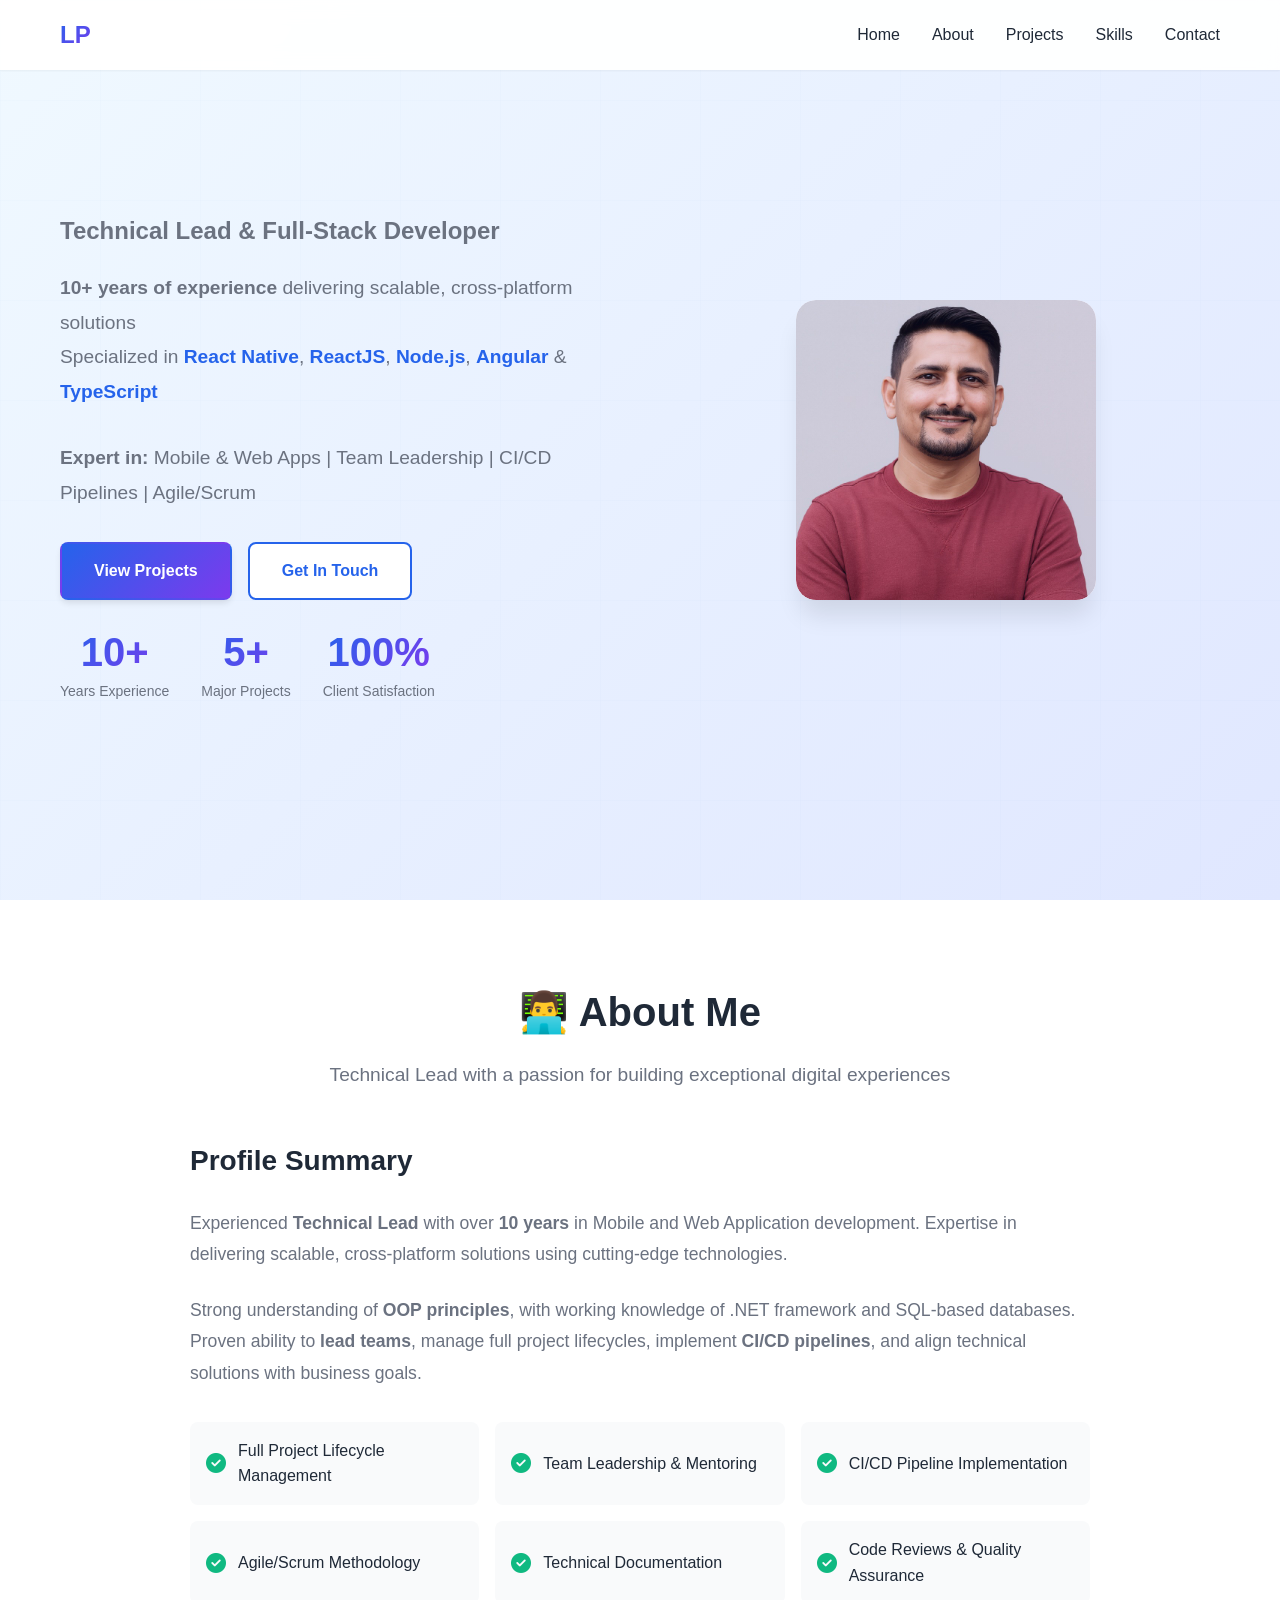
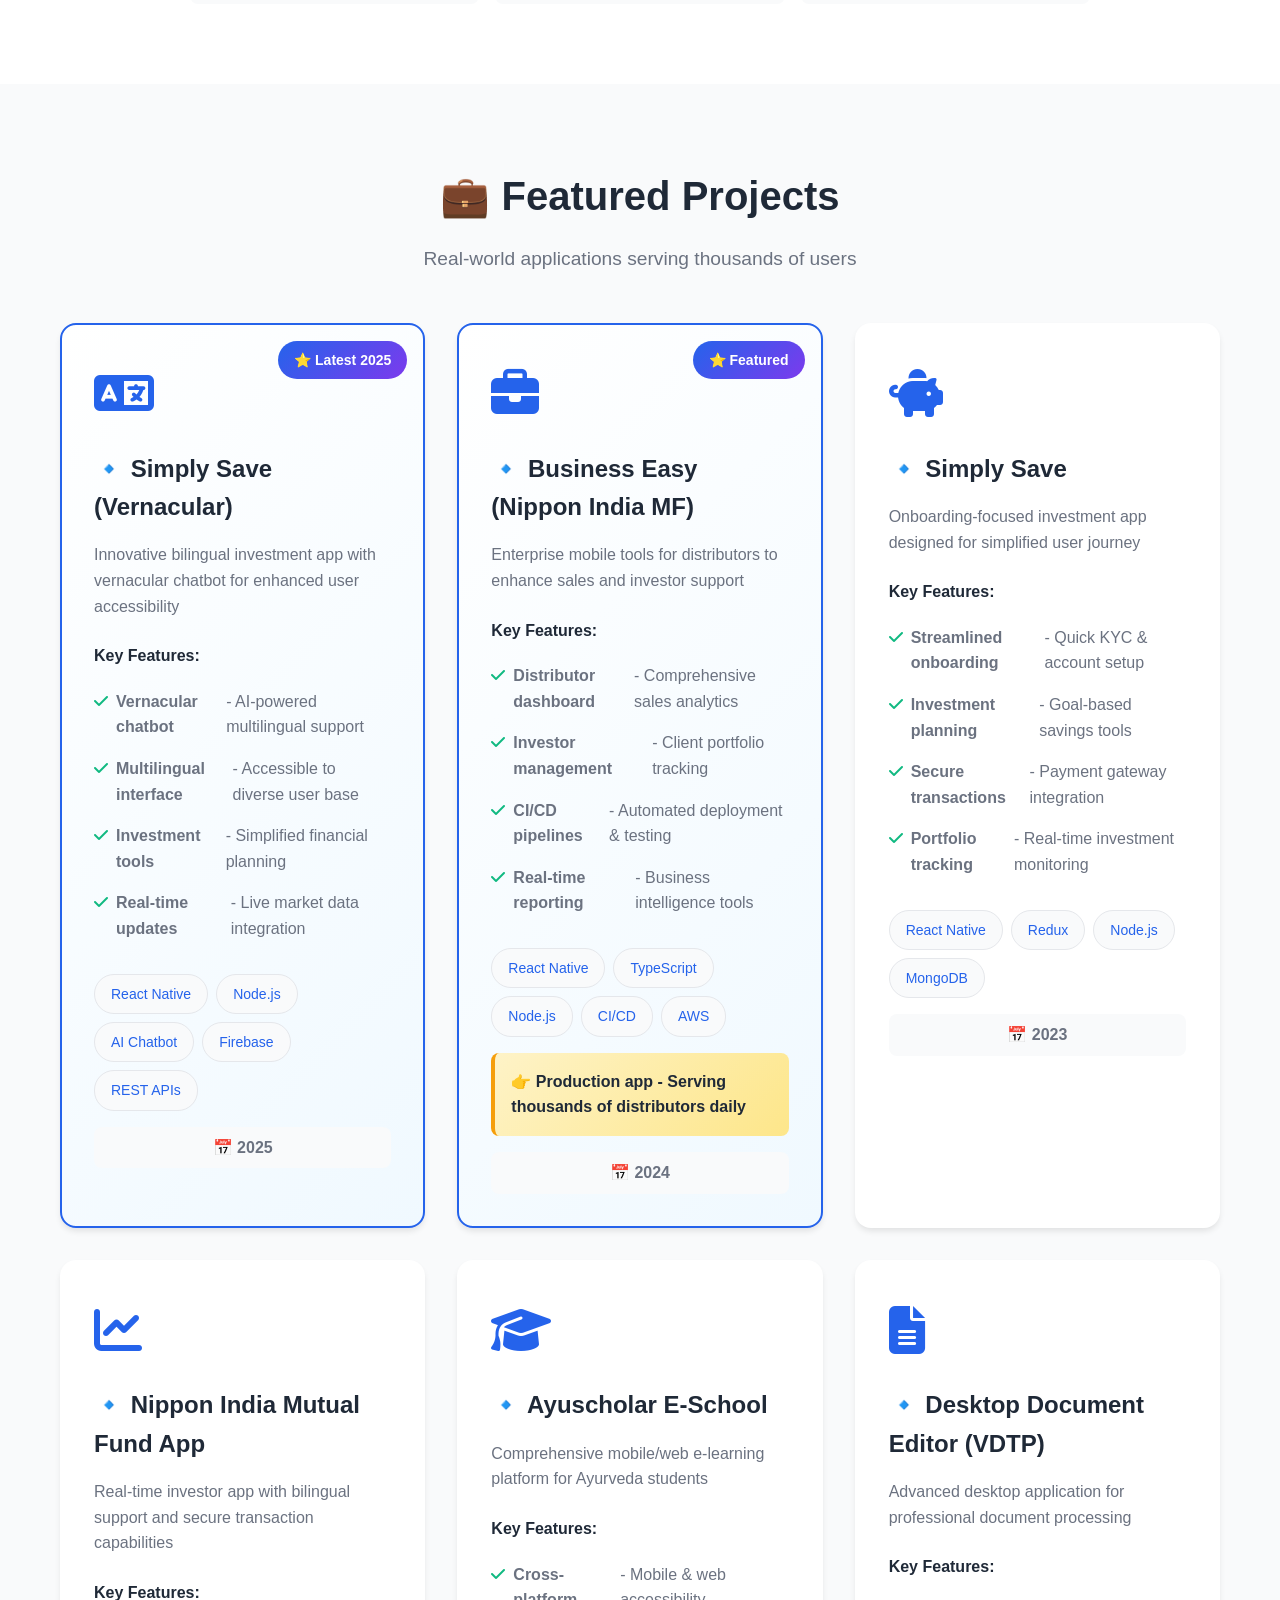
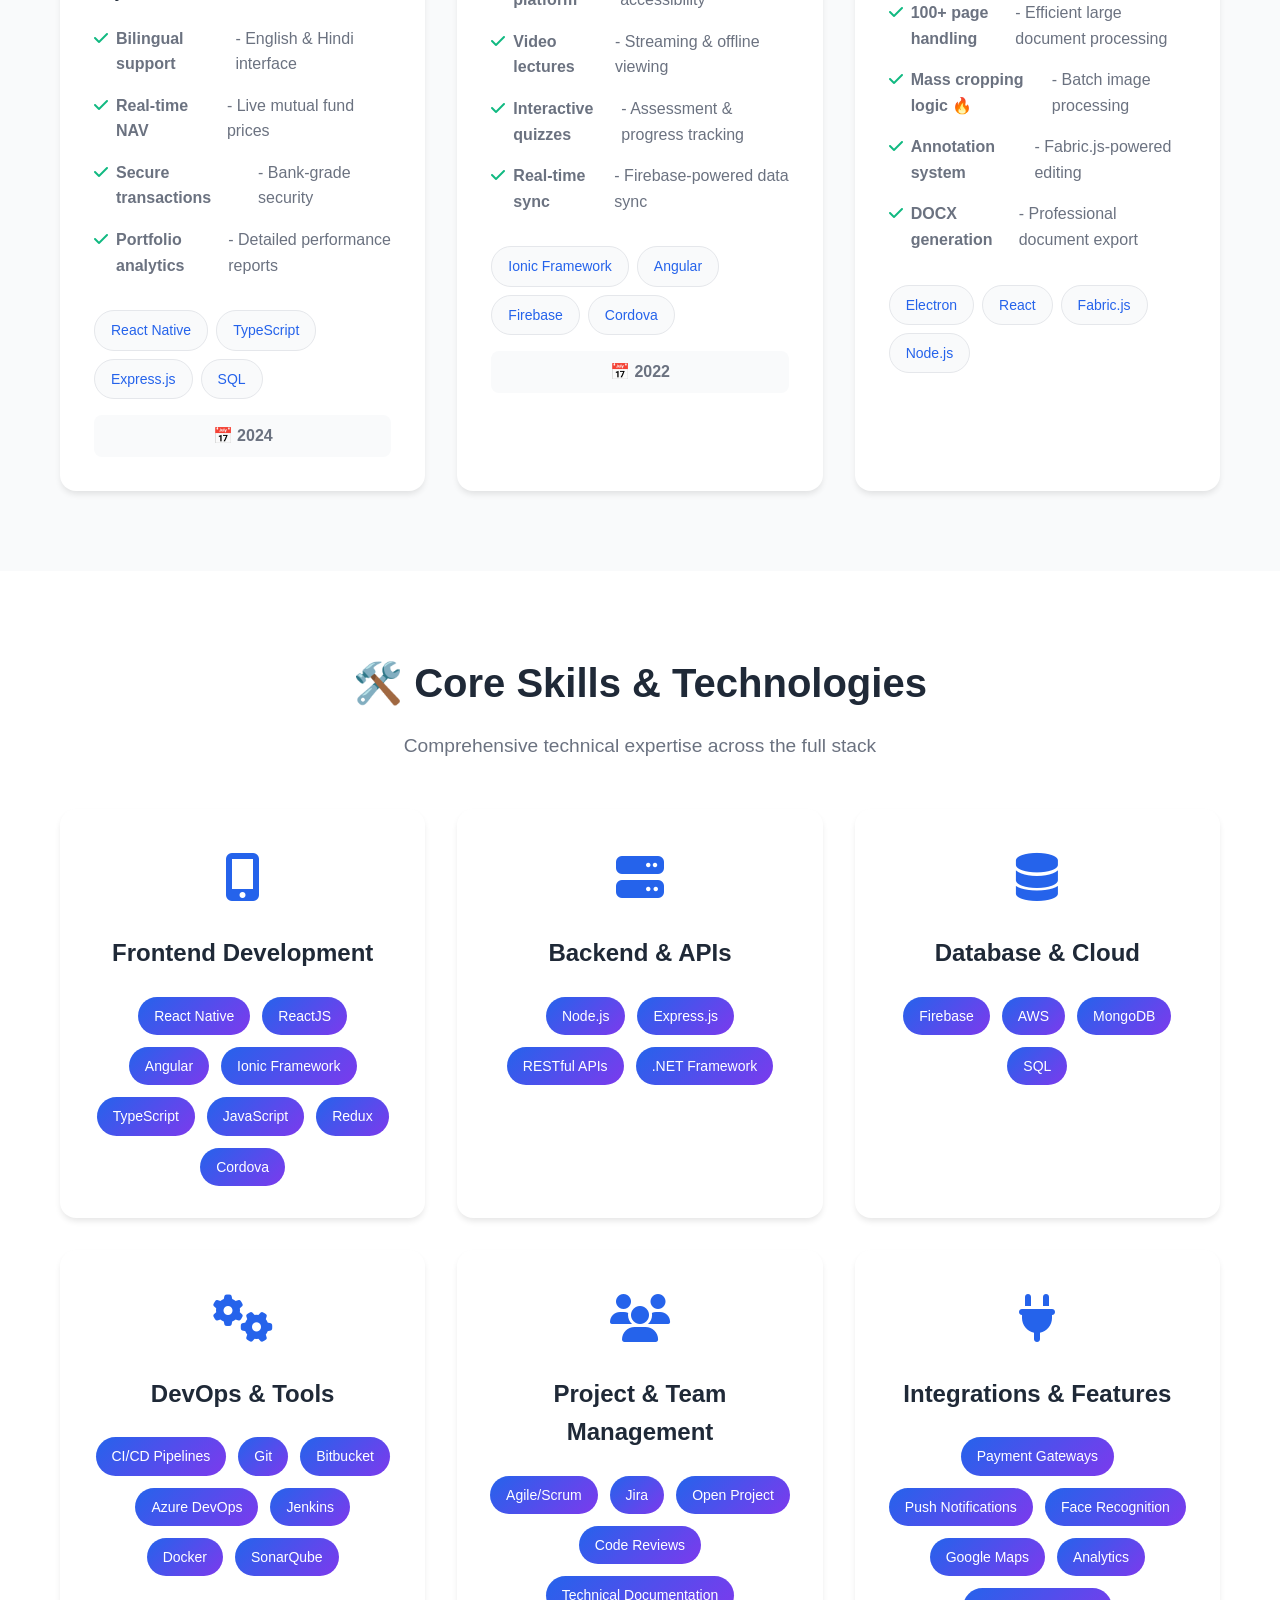
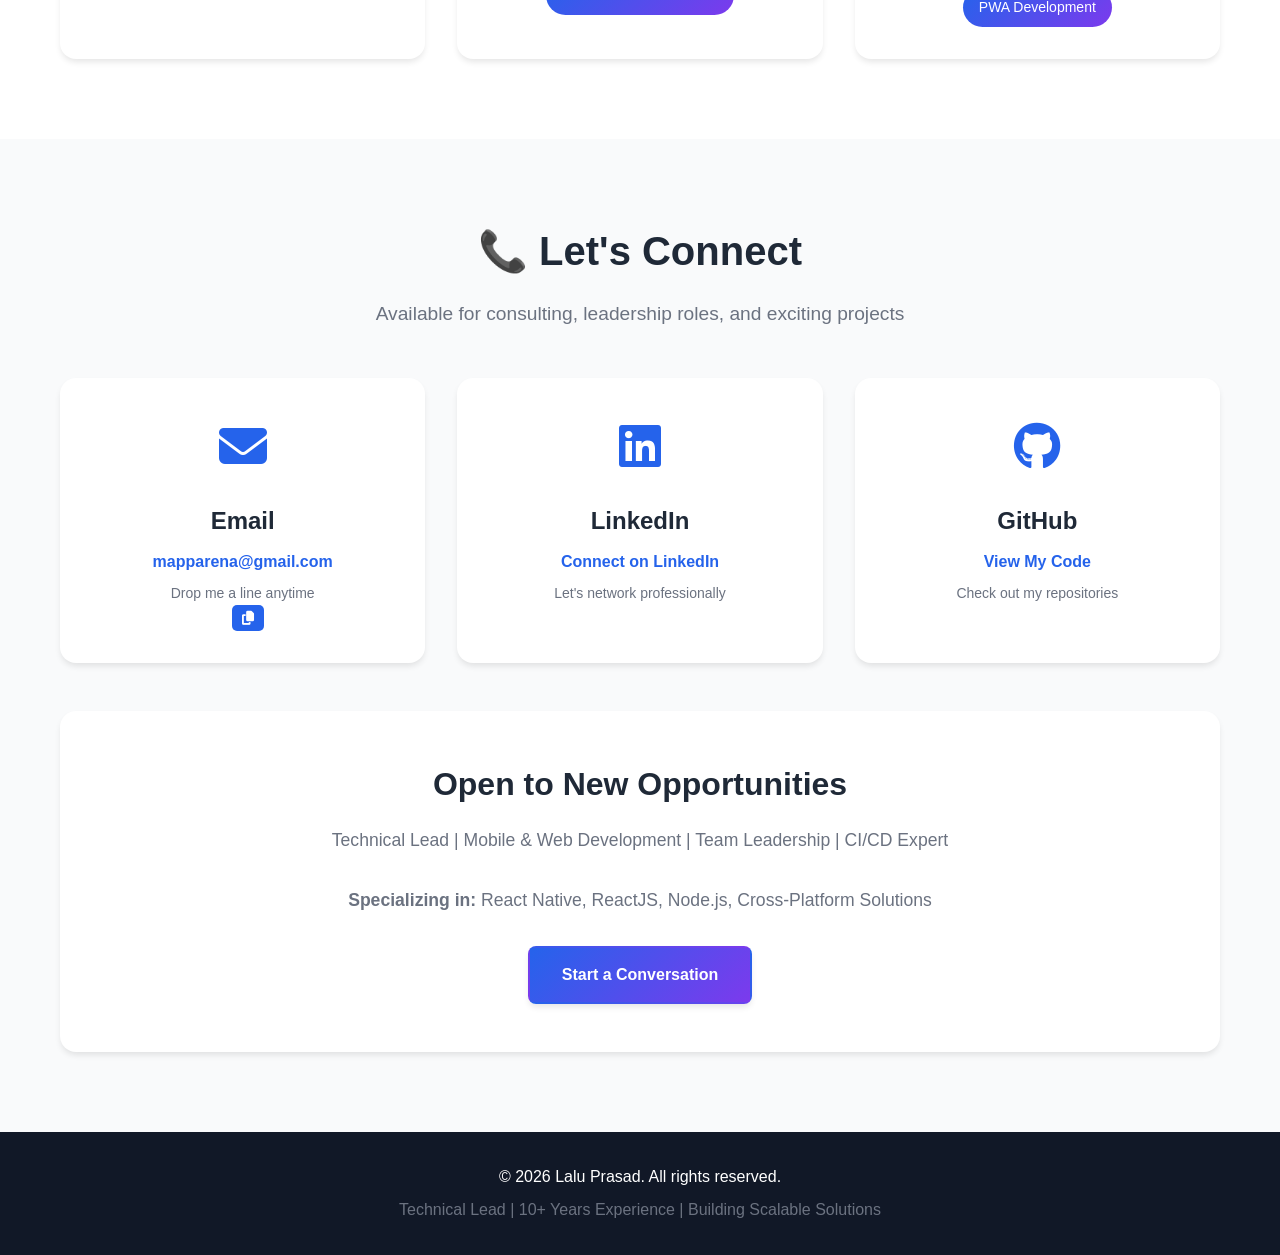
<file: index-new.html>
<!DOCTYPE html>
<html lang="en">
<head>
    <meta charset="UTF-8">
    <meta name="viewport" content="width=device-width, initial-scale=1.0">
    <meta name="description" content="Lalu Prasad - Technical Lead with 10+ years in Mobile & Web Development. Expert in React Native, ReactJS, Node.js, and Cross-Platform Solutions.">
    <title>Lalu Prasad - Technical Lead | Mobile & Web Development Expert</title>
    <link rel="stylesheet" href="styles.css">
    <link rel="stylesheet" href="https://cdnjs.cloudflare.com/ajax/libs/font-awesome/6.4.0/css/all.min.css">
</head>
<body>
    <!-- Navigation -->
    <nav class="navbar">
        <div class="container">
            <div class="nav-brand">LP</div>
            <ul class="nav-menu">
                <li><a href="#home">Home</a></li>
                <li><a href="#about">About</a></li>
                <li><a href="#projects">Projects</a></li>
                <li><a href="#skills">Skills</a></li>
                <li><a href="#contact">Contact</a></li>
            </ul>
            <div class="hamburger">
                <span></span>
                <span></span>
                <span></span>
            </div>
        </div>
    </nav>

    <!-- Home Section -->
    <section id="home" class="hero">
        <div class="container">
            <div class="hero-content">
                <div class="hero-text">
                    <h1 class="hero-title">
                        Hi, I'm <span class="highlight">Lalu Prasad</span>
                    </h1>
                    <h2 class="hero-subtitle">Technical Lead & Full-Stack Developer</h2>
                    <p class="hero-description">
                        <strong>10+ years of experience</strong> delivering scalable, cross-platform solutions<br>
                        Specialized in <span class="tech-highlight">React Native</span>, 
                        <span class="tech-highlight">ReactJS</span>, 
                        <span class="tech-highlight">Node.js</span>, 
                        <span class="tech-highlight">Angular</span> & 
                        <span class="tech-highlight">TypeScript</span>
                    </p>
                    <p class="hero-description">
                        <strong>Expert in:</strong> Mobile & Web Apps | Team Leadership | CI/CD Pipelines | Agile/Scrum
                    </p>
                    <div class="hero-buttons">
                        <a href="#projects" class="btn btn-primary">View Projects</a>
                        <a href="#contact" class="btn btn-secondary">Get In Touch</a>
                    </div>
                    <div class="hero-stats">
                        <div class="stat">
                            <div class="stat-number">10+</div>
                            <div class="stat-label">Years Experience</div>
                        </div>
                        <div class="stat">
                            <div class="stat-number">5+</div>
                            <div class="stat-label">Major Projects</div>
                        </div>
                        <div class="stat">
                            <div class="stat-number">100%</div>
                            <div class="stat-label">Client Satisfaction</div>
                        </div>
                    </div>
                </div>
                <div class="hero-image">
                    <div class="profile-card">
                        <img src="profile.jpg" alt="Lalu Prasad" class="profile-photo">
                    </div>
                </div>
            </div>
        </div>
    </section>

    <!-- About Section -->
    <section id="about" class="about">
        <div class="container">
            <h2 class="section-title">👨‍💻 About Me</h2>
            <p class="section-subtitle">Technical Lead with a passion for building exceptional digital experiences</p>
            
            <div class="about-content">
                <div class="about-text">
                    <h3>Profile Summary</h3>
                    <p>
                        Experienced <strong>Technical Lead</strong> with over <strong>10 years</strong> in Mobile and Web Application development. 
                        Expertise in delivering scalable, cross-platform solutions using cutting-edge technologies.
                    </p>
                    <p>
                        Strong understanding of <strong>OOP principles</strong>, with working knowledge of .NET framework and SQL-based databases. 
                        Proven ability to <strong>lead teams</strong>, manage full project lifecycles, implement <strong>CI/CD pipelines</strong>, 
                        and align technical solutions with business goals.
                    </p>
                    
                    <div class="about-highlights">
                        <div class="highlight-item">
                            <i class="fas fa-check-circle"></i>
                            <span>Full Project Lifecycle Management</span>
                        </div>
                        <div class="highlight-item">
                            <i class="fas fa-check-circle"></i>
                            <span>Team Leadership & Mentoring</span>
                        </div>
                        <div class="highlight-item">
                            <i class="fas fa-check-circle"></i>
                            <span>CI/CD Pipeline Implementation</span>
                        </div>
                        <div class="highlight-item">
                            <i class="fas fa-check-circle"></i>
                            <span>Agile/Scrum Methodology</span>
                        </div>
                        <div class="highlight-item">
                            <i class="fas fa-check-circle"></i>
                            <span>Technical Documentation</span>
                        </div>
                        <div class="highlight-item">
                            <i class="fas fa-check-circle"></i>
                            <span>Code Reviews & Quality Assurance</span>
                        </div>
                    </div>
                </div>
            </div>
        </div>
    </section>

    <!-- Projects Section -->
    <section id="projects" class="projects">
        <div class="container">
            <h2 class="section-title">💼 Featured Projects</h2>
            <p class="section-subtitle">Real-world applications serving thousands of users</p>
            
            <div class="projects-grid">
                <!-- Project 1: Simply Save Vernacular -->
                <div class="project-card featured">
                    <div class="project-badge">⭐ Latest 2025</div>
                    <div class="project-icon">
                        <i class="fas fa-language"></i>
                    </div>
                    <h3 class="project-title">🔹 Simply Save (Vernacular)</h3>
                    <p class="project-description">
                        Innovative bilingual investment app with vernacular chatbot for enhanced user accessibility
                    </p>
                    <div class="project-features">
                        <h4>Key Features:</h4>
                        <ul>
                            <li><i class="fas fa-check"></i> <strong>Vernacular chatbot</strong> - AI-powered multilingual support</li>
                            <li><i class="fas fa-check"></i> <strong>Multilingual interface</strong> - Accessible to diverse user base</li>
                            <li><i class="fas fa-check"></i> <strong>Investment tools</strong> - Simplified financial planning</li>
                            <li><i class="fas fa-check"></i> <strong>Real-time updates</strong> - Live market data integration</li>
                        </ul>
                    </div>
                    <div class="project-tech">
                        <span class="tech-tag">React Native</span>
                        <span class="tech-tag">Node.js</span>
                        <span class="tech-tag">AI Chatbot</span>
                        <span class="tech-tag">Firebase</span>
                        <span class="tech-tag">REST APIs</span>
                    </div>
                    <div class="project-year">📅 2025</div>
                </div>

                <!-- Project 2: Business Easy -->
                <div class="project-card featured">
                    <div class="project-badge">⭐ Featured</div>
                    <div class="project-icon">
                        <i class="fas fa-briefcase"></i>
                    </div>
                    <h3 class="project-title">🔹 Business Easy (Nippon India MF)</h3>
                    <p class="project-description">
                        Enterprise mobile tools for distributors to enhance sales and investor support
                    </p>
                    <div class="project-features">
                        <h4>Key Features:</h4>
                        <ul>
                            <li><i class="fas fa-check"></i> <strong>Distributor dashboard</strong> - Comprehensive sales analytics</li>
                            <li><i class="fas fa-check"></i> <strong>Investor management</strong> - Client portfolio tracking</li>
                            <li><i class="fas fa-check"></i> <strong>CI/CD pipelines</strong> - Automated deployment & testing</li>
                            <li><i class="fas fa-check"></i> <strong>Real-time reporting</strong> - Business intelligence tools</li>
                        </ul>
                    </div>
                    <div class="project-tech">
                        <span class="tech-tag">React Native</span>
                        <span class="tech-tag">TypeScript</span>
                        <span class="tech-tag">Node.js</span>
                        <span class="tech-tag">CI/CD</span>
                        <span class="tech-tag">AWS</span>
                    </div>
                    <div class="project-highlight">
                        👉 <strong>Production app</strong> - Serving thousands of distributors daily
                    </div>
                    <div class="project-year">📅 2024</div>
                </div>

                <!-- Project 3: Simply Save 2023 -->
                <div class="project-card">
                    <div class="project-icon">
                        <i class="fas fa-piggy-bank"></i>
                    </div>
                    <h3 class="project-title">🔹 Simply Save</h3>
                    <p class="project-description">
                        Onboarding-focused investment app designed for simplified user journey
                    </p>
                    <div class="project-features">
                        <h4>Key Features:</h4>
                        <ul>
                            <li><i class="fas fa-check"></i> <strong>Streamlined onboarding</strong> - Quick KYC & account setup</li>
                            <li><i class="fas fa-check"></i> <strong>Investment planning</strong> - Goal-based savings tools</li>
                            <li><i class="fas fa-check"></i> <strong>Secure transactions</strong> - Payment gateway integration</li>
                            <li><i class="fas fa-check"></i> <strong>Portfolio tracking</strong> - Real-time investment monitoring</li>
                        </ul>
                    </div>
                    <div class="project-tech">
                        <span class="tech-tag">React Native</span>
                        <span class="tech-tag">Redux</span>
                        <span class="tech-tag">Node.js</span>
                        <span class="tech-tag">MongoDB</span>
                    </div>
                    <div class="project-year">📅 2023</div>
                </div>

                <!-- Project 4: Nippon India MF App -->
                <div class="project-card">
                    <div class="project-icon">
                        <i class="fas fa-chart-line"></i>
                    </div>
                    <h3 class="project-title">🔹 Nippon India Mutual Fund App</h3>
                    <p class="project-description">
                        Real-time investor app with bilingual support and secure transaction capabilities
                    </p>
                    <div class="project-features">
                        <h4>Key Features:</h4>
                        <ul>
                            <li><i class="fas fa-check"></i> <strong>Bilingual support</strong> - English & Hindi interface</li>
                            <li><i class="fas fa-check"></i> <strong>Real-time NAV</strong> - Live mutual fund prices</li>
                            <li><i class="fas fa-check"></i> <strong>Secure transactions</strong> - Bank-grade security</li>
                            <li><i class="fas fa-check"></i> <strong>Portfolio analytics</strong> - Detailed performance reports</li>
                        </ul>
                    </div>
                    <div class="project-tech">
                        <span class="tech-tag">React Native</span>
                        <span class="tech-tag">TypeScript</span>
                        <span class="tech-tag">Express.js</span>
                        <span class="tech-tag">SQL</span>
                    </div>
                    <div class="project-year">📅 2024</div>
                </div>

                <!-- Project 5: Ayuscholar E-School -->
                <div class="project-card">
                    <div class="project-icon">
                        <i class="fas fa-graduation-cap"></i>
                    </div>
                    <h3 class="project-title">🔹 Ayuscholar E-School</h3>
                    <p class="project-description">
                        Comprehensive mobile/web e-learning platform for Ayurveda students
                    </p>
                    <div class="project-features">
                        <h4>Key Features:</h4>
                        <ul>
                            <li><i class="fas fa-check"></i> <strong>Cross-platform</strong> - Mobile & web accessibility</li>
                            <li><i class="fas fa-check"></i> <strong>Video lectures</strong> - Streaming & offline viewing</li>
                            <li><i class="fas fa-check"></i> <strong>Interactive quizzes</strong> - Assessment & progress tracking</li>
                            <li><i class="fas fa-check"></i> <strong>Real-time sync</strong> - Firebase-powered data sync</li>
                        </ul>
                    </div>
                    <div class="project-tech">
                        <span class="tech-tag">Ionic Framework</span>
                        <span class="tech-tag">Angular</span>
                        <span class="tech-tag">Firebase</span>
                        <span class="tech-tag">Cordova</span>
                    </div>
                    <div class="project-year">📅 2022</div>
                </div>

                <!-- Project 6: Desktop Document Editor -->
                <div class="project-card">
                    <div class="project-icon">
                        <i class="fas fa-file-alt"></i>
                    </div>
                    <h3 class="project-title">🔹 Desktop Document Editor (VDTP)</h3>
                    <p class="project-description">
                        Advanced desktop application for professional document processing
                    </p>
                    <div class="project-features">
                        <h4>Key Features:</h4>
                        <ul>
                            <li><i class="fas fa-check"></i> <strong>100+ page handling</strong> - Efficient large document processing</li>
                            <li><i class="fas fa-check"></i> <strong>Mass cropping logic 🔥</strong> - Batch image processing</li>
                            <li><i class="fas fa-check"></i> <strong>Annotation system</strong> - Fabric.js-powered editing</li>
                            <li><i class="fas fa-check"></i> <strong>DOCX generation</strong> - Professional document export</li>
                        </ul>
                    </div>
                    <div class="project-tech">
                        <span class="tech-tag">Electron</span>
                        <span class="tech-tag">React</span>
                        <span class="tech-tag">Fabric.js</span>
                        <span class="tech-tag">Node.js</span>
                    </div>
                </div>
            </div>
        </div>
    </section>

    <!-- Skills Section -->
    <section id="skills" class="skills">
        <div class="container">
            <h2 class="section-title">🛠️ Core Skills & Technologies</h2>
            <p class="section-subtitle">Comprehensive technical expertise across the full stack</p>
            
            <div class="skills-grid">
                <div class="skill-category">
                    <div class="skill-icon">
                        <i class="fas fa-mobile-alt"></i>
                    </div>
                    <h3>Frontend Development</h3>
                    <div class="skill-tags">
                        <span class="skill-tag">React Native</span>
                        <span class="skill-tag">ReactJS</span>
                        <span class="skill-tag">Angular</span>
                        <span class="skill-tag">Ionic Framework</span>
                        <span class="skill-tag">TypeScript</span>
                        <span class="skill-tag">JavaScript</span>
                        <span class="skill-tag">Redux</span>
                        <span class="skill-tag">Cordova</span>
                    </div>
                </div>

                <div class="skill-category">
                    <div class="skill-icon">
                        <i class="fas fa-server"></i>
                    </div>
                    <h3>Backend & APIs</h3>
                    <div class="skill-tags">
                        <span class="skill-tag">Node.js</span>
                        <span class="skill-tag">Express.js</span>
                        <span class="skill-tag">RESTful APIs</span>
                        <span class="skill-tag">.NET Framework</span>
                    </div>
                </div>

                <div class="skill-category">
                    <div class="skill-icon">
                        <i class="fas fa-database"></i>
                    </div>
                    <h3>Database & Cloud</h3>
                    <div class="skill-tags">
                        <span class="skill-tag">Firebase</span>
                        <span class="skill-tag">AWS</span>
                        <span class="skill-tag">MongoDB</span>
                        <span class="skill-tag">SQL</span>
                    </div>
                </div>

                <div class="skill-category">
                    <div class="skill-icon">
                        <i class="fas fa-cogs"></i>
                    </div>
                    <h3>DevOps & Tools</h3>
                    <div class="skill-tags">
                        <span class="skill-tag">CI/CD Pipelines</span>
                        <span class="skill-tag">Git</span>
                        <span class="skill-tag">Bitbucket</span>
                        <span class="skill-tag">Azure DevOps</span>
                        <span class="skill-tag">Jenkins</span>
                        <span class="skill-tag">Docker</span>
                        <span class="skill-tag">SonarQube</span>
                    </div>
                </div>

                <div class="skill-category">
                    <div class="skill-icon">
                        <i class="fas fa-users"></i>
                    </div>
                    <h3>Project & Team Management</h3>
                    <div class="skill-tags">
                        <span class="skill-tag">Agile/Scrum</span>
                        <span class="skill-tag">Jira</span>
                        <span class="skill-tag">Open Project</span>
                        <span class="skill-tag">Code Reviews</span>
                        <span class="skill-tag">Technical Documentation</span>
                    </div>
                </div>

                <div class="skill-category">
                    <div class="skill-icon">
                        <i class="fas fa-plug"></i>
                    </div>
                    <h3>Integrations & Features</h3>
                    <div class="skill-tags">
                        <span class="skill-tag">Payment Gateways</span>
                        <span class="skill-tag">Push Notifications</span>
                        <span class="skill-tag">Face Recognition</span>
                        <span class="skill-tag">Google Maps</span>
                        <span class="skill-tag">Analytics</span>
                        <span class="skill-tag">PWA Development</span>
                    </div>
                </div>
            </div>
        </div>
    </section>

    <!-- Contact Section -->
    <section id="contact" class="contact">
        <div class="container">
            <h2 class="section-title">📞 Let's Connect</h2>
            <p class="section-subtitle">Available for consulting, leadership roles, and exciting projects</p>
            
            <div class="contact-grid">
                <div class="contact-card">
                    <div class="contact-icon">
                        <i class="fas fa-envelope"></i>
                    </div>
                    <h3>Email</h3>
                    <a href="mailto:mapparena@gmail.com" class="contact-link">mapparena@gmail.com</a>
                    <p class="contact-description">Drop me a line anytime</p>
                </div>

                <div class="contact-card">
                    <div class="contact-icon">
                        <i class="fab fa-linkedin"></i>
                    </div>
                    <h3>LinkedIn</h3>
                    <a href="https://www.linkedin.com/in/lalu-prasad-27111859/" target="_blank" class="contact-link">Connect on LinkedIn</a>
                    <p class="contact-description">Let's network professionally</p>
                </div>

                <div class="contact-card">
                    <div class="contact-icon">
                        <i class="fab fa-github"></i>
                    </div>
                    <h3>GitHub</h3>
                    <a href="https://github.com/buildwith-prasad" target="_blank" class="contact-link">View My Code</a>
                    <p class="contact-description">Check out my repositories</p>
                </div>
            </div>

            <div class="contact-cta">
                <h3>Open to New Opportunities</h3>
                <p>Technical Lead | Mobile & Web Development | Team Leadership | CI/CD Expert</p>
                <p><strong>Specializing in:</strong> React Native, ReactJS, Node.js, Cross-Platform Solutions</p>
                <a href="mailto:mapparena@gmail.com" class="btn btn-primary">Start a Conversation</a>
            </div>
        </div>
    </section>

    <!-- Footer -->
    <footer class="footer">
        <div class="container">
            <p>&copy; 2026 Lalu Prasad. All rights reserved.</p>
            <p class="footer-tagline">Technical Lead | 10+ Years Experience | Building Scalable Solutions</p>
        </div>
    </footer>

    <script src="script.js"></script>
</body>
</html>
</file>
<file: styles.css>
/* ===== CSS Variables ===== */
:root {
    --primary-color: #2563eb;
    --secondary-color: #7c3aed;
    --accent-color: #f59e0b;
    --text-primary: #1f2937;
    --text-secondary: #6b7280;
    --bg-primary: #ffffff;
    --bg-secondary: #f9fafb;
    --bg-dark: #111827;
    --border-color: #e5e7eb;
    --success-color: #10b981;
    --shadow-sm: 0 1px 2px 0 rgba(0, 0, 0, 0.05);
    --shadow-md: 0 4px 6px -1px rgba(0, 0, 0, 0.1);
    --shadow-lg: 0 10px 15px -3px rgba(0, 0, 0, 0.1);
    --shadow-xl: 0 20px 25px -5px rgba(0, 0, 0, 0.1);
}

/* ===== Reset & Base Styles ===== */
* {
    margin: 0;
    padding: 0;
    box-sizing: border-box;
}

html {
    scroll-behavior: smooth;
}

body {
    font-family: -apple-system, BlinkMacSystemFont, 'Segoe UI', Roboto, 'Helvetica Neue', Arial, sans-serif;
    line-height: 1.6;
    color: var(--text-primary);
    background-color: var(--bg-primary);
}

.container {
    max-width: 1200px;
    margin: 0 auto;
    padding: 0 20px;
}

/* ===== Navigation ===== */
.navbar {
    position: fixed;
    top: 0;
    width: 100%;
    background: rgba(255, 255, 255, 0.95);
    backdrop-filter: blur(10px);
    box-shadow: var(--shadow-sm);
    z-index: 1000;
    transition: all 0.3s ease;
}

.navbar.scrolled {
    box-shadow: var(--shadow-md);
}

.navbar .container {
    display: flex;
    justify-content: space-between;
    align-items: center;
    padding: 1rem 20px;
}

.nav-brand {
    font-size: 1.5rem;
    font-weight: 800;
    color: var(--primary-color);
    background: linear-gradient(135deg, var(--primary-color), var(--secondary-color));
    -webkit-background-clip: text;
    -webkit-text-fill-color: transparent;
    background-clip: text;
}

.nav-menu {
    display: flex;
    list-style: none;
    gap: 2rem;
}

.nav-menu a {
    text-decoration: none;
    color: var(--text-primary);
    font-weight: 500;
    transition: color 0.3s ease;
    position: relative;
}

.nav-menu a::after {
    content: '';
    position: absolute;
    bottom: -5px;
    left: 0;
    width: 0;
    height: 2px;
    background: var(--primary-color);
    transition: width 0.3s ease;
}

.nav-menu a:hover {
    color: var(--primary-color);
}

.nav-menu a:hover::after {
    width: 100%;
}

.hamburger {
    display: none;
    flex-direction: column;
    cursor: pointer;
    gap: 4px;
}

.hamburger span {
    width: 25px;
    height: 3px;
    background: var(--text-primary);
    transition: all 0.3s ease;
}

/* ===== Hero Section ===== */
.hero {
    min-height: 100vh;
    display: flex;
    align-items: center;
    padding-top: 80px;
    background: linear-gradient(135deg, #f0f9ff 0%, #e0e7ff 100%);
    position: relative;
    overflow: hidden;
}

.hero::before {
    content: '';
    position: absolute;
    top: 0;
    left: 0;
    right: 0;
    bottom: 0;
    background: url('data:image/svg+xml,<svg width="100" height="100" xmlns="http://www.w3.org/2000/svg"><defs><pattern id="grid" width="100" height="100" patternUnits="userSpaceOnUse"><path d="M 100 0 L 0 0 0 100" fill="none" stroke="rgba(37,99,235,0.05)" stroke-width="1"/></pattern></defs><rect width="100%" height="100%" fill="url(%23grid)"/></svg>');
    opacity: 0.5;
}

.hero-content {
    display: grid;
    grid-template-columns: 1fr 1fr;
    gap: 4rem;
    align-items: center;
    position: relative;
    z-index: 1;
}

.hero-text {
    animation: fadeInUp 0.8s ease;
}

.hero-title {
    font-size: 3.5rem;
    font-weight: 800;
    line-height: 1.2;
    margin-bottom: 1rem;
}

.highlight {
    background: linear-gradient(135deg, var(--primary-color), var(--secondary-color));
    -webkit-background-clip: text;
    -webkit-text-fill-color: transparent;
    background-clip: text;
}

.hero-subtitle {
    font-size: 1.5rem;
    color: var(--text-secondary);
    margin-bottom: 1.5rem;
    font-weight: 600;
    line-height: 1.4;
}

.hero-description {
    font-size: 1.2rem;
    color: var(--text-secondary);
    margin-bottom: 2rem;
    line-height: 1.8;
}

.tech-highlight {
    color: var(--primary-color);
    font-weight: 600;
}

.hero-buttons {
    display: flex;
    gap: 1rem;
    flex-wrap: wrap;
}

.btn {
    padding: 0.875rem 2rem;
    border-radius: 8px;
    text-decoration: none;
    font-weight: 600;
    transition: all 0.3s ease;
    display: inline-block;
    border: 2px solid transparent;
}

.btn-primary {
    background: linear-gradient(135deg, var(--primary-color), var(--secondary-color));
    color: white;
    box-shadow: var(--shadow-md);
}

.btn-primary:hover {
    transform: translateY(-2px);
    box-shadow: var(--shadow-lg);
}

.btn-secondary {
    background: white;
    color: var(--primary-color);
    border-color: var(--primary-color);
}

.btn-secondary:hover {
    background: var(--primary-color);
    color: white;
}

.hero-image {
    display: flex;
    justify-content: center;
    animation: fadeInRight 0.8s ease;
}

.profile-card {
    width: 300px;
    height: 300px;
    background: white;
    border-radius: 20px;
    box-shadow: var(--shadow-xl);
    display: flex;
    align-items: center;
    justify-content: center;
    position: relative;
    overflow: hidden;
}

.profile-card::before {
    content: '';
    position: absolute;
    top: -50%;
    left: -50%;
    width: 200%;
    height: 200%;
    background: linear-gradient(135deg, var(--primary-color), var(--secondary-color));
    opacity: 0.1;
    animation: rotate 20s linear infinite;
}

.profile-icon {
    font-size: 8rem;
    color: var(--primary-color);
    z-index: 1;
}

/* ===== Section Styles ===== */
section {
    padding: 5rem 0;
}

.section-title {
    font-size: 2.5rem;
    font-weight: 700;
    text-align: center;
    margin-bottom: 1rem;
}

.section-subtitle {
    text-align: center;
    color: var(--text-secondary);
    font-size: 1.2rem;
    margin-bottom: 3rem;
}

/* ===== Projects Section ===== */
.projects {
    background: var(--bg-secondary);
}

.projects-grid {
    display: grid;
    grid-template-columns: repeat(auto-fit, minmax(350px, 1fr));
    gap: 2rem;
}

.project-card {
    background: white;
    border-radius: 16px;
    padding: 2rem;
    box-shadow: var(--shadow-md);
    transition: all 0.3s ease;
    position: relative;
    border: 2px solid transparent;
}

.project-card:hover {
    transform: translateY(-8px);
    box-shadow: var(--shadow-xl);
    border-color: var(--primary-color);
}

.project-card.featured {
    border: 2px solid var(--primary-color);
    background: linear-gradient(135deg, #ffffff 0%, #f0f9ff 100%);
}

.project-badge {
    position: absolute;
    top: 1rem;
    right: 1rem;
    background: linear-gradient(135deg, var(--primary-color), var(--secondary-color));
    color: white;
    padding: 0.5rem 1rem;
    border-radius: 20px;
    font-size: 0.875rem;
    font-weight: 600;
}

.project-icon {
    font-size: 3rem;
    color: var(--primary-color);
    margin-bottom: 1rem;
}

.project-title {
    font-size: 1.5rem;
    font-weight: 700;
    margin-bottom: 1rem;
    color: var(--text-primary);
}

.project-description {
    color: var(--text-secondary);
    margin-bottom: 1.5rem;
    line-height: 1.6;
}

.project-features h4 {
    font-size: 1rem;
    font-weight: 600;
    margin-bottom: 0.75rem;
    color: var(--text-primary);
}

.project-features ul {
    list-style: none;
    margin-bottom: 1.5rem;
}

.project-features li {
    padding: 0.5rem 0;
    color: var(--text-secondary);
    display: flex;
    align-items: flex-start;
    gap: 0.5rem;
}

.project-features li i {
    color: var(--success-color);
    margin-top: 0.25rem;
}

.project-tech {
    display: flex;
    flex-wrap: wrap;
    gap: 0.5rem;
    margin-bottom: 1rem;
}

.tech-tag {
    background: var(--bg-secondary);
    color: var(--primary-color);
    padding: 0.5rem 1rem;
    border-radius: 20px;
    font-size: 0.875rem;
    font-weight: 500;
    border: 1px solid var(--border-color);
}

.project-highlight {
    background: linear-gradient(135deg, #fef3c7 0%, #fde68a 100%);
    padding: 1rem;
    border-radius: 8px;
    border-left: 4px solid var(--accent-color);
    font-weight: 600;
    color: var(--text-primary);
}

/* ===== Skills Section ===== */
.skills-grid {
    display: grid;
    grid-template-columns: repeat(auto-fit, minmax(300px, 1fr));
    gap: 2rem;
}

.skill-category {
    background: white;
    padding: 2rem;
    border-radius: 16px;
    box-shadow: var(--shadow-md);
    transition: all 0.3s ease;
    text-align: center;
}

.skill-category:hover {
    transform: translateY(-5px);
    box-shadow: var(--shadow-lg);
}

.skill-icon {
    font-size: 3rem;
    color: var(--primary-color);
    margin-bottom: 1rem;
}

.skill-category h3 {
    font-size: 1.5rem;
    margin-bottom: 1.5rem;
    color: var(--text-primary);
}

.skill-tags {
    display: flex;
    flex-wrap: wrap;
    gap: 0.75rem;
    justify-content: center;
}

.skill-tag {
    background: linear-gradient(135deg, var(--primary-color), var(--secondary-color));
    color: white;
    padding: 0.5rem 1rem;
    border-radius: 20px;
    font-size: 0.875rem;
    font-weight: 500;
}

/* ===== Contact Section ===== */
.contact {
    background: var(--bg-secondary);
}

.contact-grid {
    display: grid;
    grid-template-columns: repeat(auto-fit, minmax(280px, 1fr));
    gap: 2rem;
    margin-bottom: 3rem;
}

.contact-card {
    background: white;
    padding: 2rem;
    border-radius: 16px;
    box-shadow: var(--shadow-md);
    text-align: center;
    transition: all 0.3s ease;
}

.contact-card:hover {
    transform: translateY(-5px);
    box-shadow: var(--shadow-lg);
}

.contact-icon {
    font-size: 3rem;
    color: var(--primary-color);
    margin-bottom: 1rem;
}

.contact-card h3 {
    font-size: 1.5rem;
    margin-bottom: 0.5rem;
    color: var(--text-primary);
}

.contact-link {
    color: var(--primary-color);
    text-decoration: none;
    font-weight: 600;
    display: block;
    margin-bottom: 0.5rem;
    transition: color 0.3s ease;
}

.contact-link:hover {
    color: var(--secondary-color);
}

.contact-description {
    color: var(--text-secondary);
    font-size: 0.875rem;
}

.contact-cta {
    background: white;
    padding: 3rem;
    border-radius: 16px;
    text-align: center;
    box-shadow: var(--shadow-md);
}

.contact-cta h3 {
    font-size: 2rem;
    margin-bottom: 1rem;
    color: var(--text-primary);
}

.contact-cta p {
    color: var(--text-secondary);
    margin-bottom: 2rem;
    font-size: 1.1rem;
}

/* ===== Footer ===== */
.footer {
    background: var(--bg-dark);
    color: white;
    text-align: center;
    padding: 2rem 0;
}

.footer-tagline {
    color: var(--text-secondary);
    margin-top: 0.5rem;
}

/* ===== Animations ===== */
@keyframes fadeInUp {
    from {
        opacity: 0;
        transform: translateY(30px);
    }
    to {
        opacity: 1;
        transform: translateY(0);
    }
}

@keyframes fadeInRight {
    from {
        opacity: 0;
        transform: translateX(30px);
    }
    to {
        opacity: 1;
        transform: translateX(0);
    }
}

@keyframes rotate {
    from {
        transform: rotate(0deg);
    }
    to {
        transform: rotate(360deg);
    }
}

/* ===== Responsive Design ===== */
@media (max-width: 768px) {
    .hamburger {
        display: flex;
    }

    .nav-menu {
        position: fixed;
        left: -100%;
        top: 70px;
        flex-direction: column;
        background-color: white;
        width: 100%;
        text-align: center;
        transition: 0.3s;
        box-shadow: var(--shadow-lg);
        padding: 2rem 0;
    }

    .nav-menu.active {
        left: 0;
    }

    .hero-content {
        grid-template-columns: 1fr;
        gap: 2rem;
    }

    .hero-title {
        font-size: 2.5rem;
    }

    .hero-subtitle {
        font-size: 1.5rem;
    }

    .hero-description {
        font-size: 1rem;
    }

    .hero-image {
        order: -1;
    }

    .profile-card {
        width: 200px;
        height: 200px;
    }

    .profile-icon {
        font-size: 5rem;
    }

    .section-title {
        font-size: 2rem;
    }

    .projects-grid,
    .skills-grid,
    .contact-grid {
        grid-template-columns: 1fr;
    }

    .btn {
        width: 100%;
        text-align: center;
    }
}

@media (max-width: 480px) {
    .hero-title {
        font-size: 2rem;
    }

    .hero-subtitle {
        font-size: 1.25rem;
    }

    .section-title {
        font-size: 1.75rem;
    }

    .project-card,
    .skill-category,
    .contact-card {
        padding: 1.5rem;
    }
}

/* Made with Bob */

/* ===== Profile Photo Styles ===== */
.profile-photo {
    width: 100%;
    height: 100%;
    object-fit: cover;
    border-radius: 20px;
}

/* ===== Hero Stats ===== */
.hero-stats {
    display: flex;
    gap: 2rem;
    margin-top: 2rem;
    flex-wrap: wrap;
}

.stat {
    text-align: center;
}

.stat-number {
    font-size: 2.5rem;
    font-weight: 800;
    background: linear-gradient(135deg, var(--primary-color), var(--secondary-color));
    -webkit-background-clip: text;
    -webkit-text-fill-color: transparent;
    background-clip: text;
    line-height: 1;
    margin-bottom: 0.5rem;
}

.stat-label {
    font-size: 0.875rem;
    color: var(--text-secondary);
    font-weight: 500;
}

/* ===== About Section ===== */
.about {
    background: var(--bg-primary);
    padding: 5rem 0;
}

.about-content {
    max-width: 900px;
    margin: 0 auto;
}

.about-text h3 {
    font-size: 1.75rem;
    margin-bottom: 1.5rem;
    color: var(--text-primary);
}

.about-text p {
    font-size: 1.1rem;
    line-height: 1.8;
    color: var(--text-secondary);
    margin-bottom: 1.5rem;
}

.about-highlights {
    display: grid;
    grid-template-columns: repeat(auto-fit, minmax(250px, 1fr));
    gap: 1rem;
    margin-top: 2rem;
}

.highlight-item {
    display: flex;
    align-items: center;
    gap: 0.75rem;
    padding: 1rem;
    background: var(--bg-secondary);
    border-radius: 8px;
    transition: all 0.3s ease;
}

.highlight-item:hover {
    transform: translateX(5px);
    background: linear-gradient(135deg, #f0f9ff 0%, #e0e7ff 100%);
}

.highlight-item i {
    color: var(--success-color);
    font-size: 1.25rem;
}

.highlight-item span {
    color: var(--text-primary);
    font-weight: 500;
}

/* ===== Project Year Badge ===== */
.project-year {
    margin-top: 1rem;
    padding: 0.5rem 1rem;
    background: var(--bg-secondary);
    border-radius: 8px;
    text-align: center;
    font-weight: 600;
    color: var(--text-secondary);
}

/* ===== Featured AI Skills ===== */
.featured-skill {
    grid-column: 1 / -1;
    background: linear-gradient(135deg, rgba(255, 215, 0, 0.1) 0%, rgba(255, 165, 0, 0.1) 100%);
    border: 2px solid rgba(255, 215, 0, 0.3);
    box-shadow: 0 8px 32px 0 rgba(255, 215, 0, 0.2);
    position: relative;
    overflow: hidden;
}

.featured-skill::before {
    content: '';
    position: absolute;
    top: -50%;
    left: -50%;
    width: 200%;
    height: 200%;
    background: linear-gradient(45deg, transparent, rgba(255, 215, 0, 0.1), transparent);
    animation: shimmer 3s ease-in-out infinite;
}

.skill-badge {
    position: absolute;
    top: 1rem;
    right: 1rem;
    background: linear-gradient(135deg, #ffd700 0%, #ffed4e 100%);
    color: #1f2937;
    padding: 0.5rem 1rem;
    border-radius: 20px;
    font-size: 0.875rem;
    font-weight: 700;
    box-shadow: 0 4px 15px rgba(255, 215, 0, 0.4);
    animation: pulse 2s ease-in-out infinite;
}

.skill-description {
    margin-top: 1rem;
    padding: 1rem;
    background: rgba(255, 215, 0, 0.1);
    border-radius: 8px;
    border-left: 4px solid #ffd700;
    font-weight: 600;
    color: var(--text-primary);
    text-align: left;
}

.ai-tag {
    background: linear-gradient(135deg, #ffd700 0%, #ffed4e 100%) !important;
    color: #1f2937 !important;
    box-shadow: 0 4px 15px rgba(255, 215, 0, 0.3);
    font-weight: 700;
}

.ai-tag:hover {
    transform: translateY(-3px) scale(1.05);
    box-shadow: 0 8px 25px rgba(255, 215, 0, 0.5);
}

@keyframes shimmer {
    0% {
        transform: translateX(-100%) translateY(-100%) rotate(45deg);
    }
    100% {
        transform: translateX(100%) translateY(100%) rotate(45deg);
    }
}

/* ===== Available Badge (Hero) ===== */
.available-badge {
    display: inline-flex;
    align-items: center;
    gap: 0.5rem;
    background: #ecfdf5;
    color: #065f46;
    border: 1.5px solid #6ee7b7;
    padding: 0.4rem 1.1rem;
    border-radius: 999px;
    font-size: 0.95rem;
    font-weight: 600;
    margin-bottom: 1rem;
    animation: pulse-green 2.5s ease-in-out infinite;
}

@keyframes pulse-green {
    0%, 100% { box-shadow: 0 0 0 0 rgba(16, 185, 129, 0.3); }
    50% { box-shadow: 0 0 0 8px rgba(16, 185, 129, 0); }
}

/* ===== Availability Status (Contact CTA) ===== */
.availability-status {
    display: inline-block;
    background: #ecfdf5;
    color: #065f46;
    border: 1.5px solid #6ee7b7;
    padding: 0.4rem 1.2rem;
    border-radius: 999px;
    font-size: 0.95rem;
    font-weight: 600;
    margin-bottom: 1.25rem;
}

/* ===== CTA Buttons (Contact) ===== */
.cta-buttons {
    display: flex;
    gap: 1rem;
    justify-content: center;
    flex-wrap: wrap;
    margin-top: 1.5rem;
}

/* ===== Services Section ===== */
.services {
    background: var(--bg-primary);
    padding: 5rem 0;
}

.services-grid {
    display: grid;
    grid-template-columns: repeat(auto-fit, minmax(340px, 1fr));
    gap: 2rem;
}

.service-card {
    background: white;
    border-radius: 16px;
    padding: 2rem;
    box-shadow: var(--shadow-md);
    transition: all 0.3s ease;
    position: relative;
    border: 2px solid transparent;
}

.service-card:hover {
    transform: translateY(-6px);
    box-shadow: var(--shadow-xl);
    border-color: var(--primary-color);
}

.service-card.featured-service {
    border: 2px solid var(--primary-color);
    background: linear-gradient(135deg, #ffffff 0%, #f0f9ff 100%);
}

.service-badge {
    position: absolute;
    top: 1rem;
    right: 1rem;
    background: linear-gradient(135deg, var(--primary-color), var(--secondary-color));
    color: white;
    padding: 0.4rem 0.9rem;
    border-radius: 20px;
    font-size: 0.8rem;
    font-weight: 700;
}

.service-icon {
    font-size: 2.5rem;
    color: var(--primary-color);
    margin-bottom: 1rem;
}

.service-card h3 {
    font-size: 1.35rem;
    font-weight: 700;
    margin-bottom: 0.75rem;
    color: var(--text-primary);
}

.service-desc {
    color: var(--text-secondary);
    font-size: 1rem;
    line-height: 1.6;
    margin-bottom: 1.25rem;
}

.service-list {
    list-style: none;
    margin-bottom: 1.5rem;
}

.service-list li {
    padding: 0.4rem 0;
    color: var(--text-secondary);
    display: flex;
    align-items: flex-start;
    gap: 0.5rem;
    font-size: 0.95rem;
}

.service-list li i {
    color: var(--success-color);
    margin-top: 0.2rem;
    flex-shrink: 0;
}

.service-tech {
    display: flex;
    flex-wrap: wrap;
    gap: 0.5rem;
}

/* ===== Engagement Card ===== */
.engagement-card {
    background: linear-gradient(135deg, #fafafa 0%, #f0f4ff 100%);
}

.engagement-list {
    display: flex;
    flex-direction: column;
    gap: 1rem;
    margin-top: 1rem;
}

.engagement-item {
    display: flex;
    align-items: flex-start;
    gap: 1rem;
    padding: 0.85rem 1rem;
    background: white;
    border-radius: 10px;
    border: 1px solid var(--border-color);
    transition: border-color 0.2s ease;
}

.engagement-item:hover {
    border-color: var(--primary-color);
}

.engagement-icon {
    font-size: 1.5rem;
    flex-shrink: 0;
}

.engagement-item strong {
    display: block;
    color: var(--text-primary);
    font-size: 0.95rem;
    margin-bottom: 0.15rem;
}

.engagement-item p {
    color: var(--text-secondary);
    font-size: 0.85rem;
    margin: 0;
}

/* ===== Responsive — Services ===== */
@media (max-width: 768px) {
    .services-grid {
        grid-template-columns: 1fr;
    }
    .cta-buttons {
        flex-direction: column;
        align-items: center;
    }
}

/* ===== AI Integration Skill Card ===== */
.ai-integration-skill {
    background: linear-gradient(135deg, #f0f4ff 0%, #e8f5e9 100%);
    border: 2px solid #a5b4fc;
    position: relative;
    overflow: hidden;
}

.ai-integration-skill::before {
    content: '';
    position: absolute;
    top: -50%;
    left: -50%;
    width: 200%;
    height: 200%;
    background: linear-gradient(45deg, transparent, rgba(99, 102, 241, 0.06), transparent);
    animation: shimmer 4s ease-in-out infinite;
}

.ai-int-badge {
    position: absolute;
    top: 1rem;
    right: 1rem;
    background: linear-gradient(135deg, #6366f1, #8b5cf6);
    color: white;
    padding: 0.5rem 1rem;
    border-radius: 20px;
    font-size: 0.875rem;
    font-weight: 700;
    box-shadow: 0 4px 15px rgba(99, 102, 241, 0.35);
}

.skill-tag.ai-int-tag {
    background: linear-gradient(135deg, #6366f1, #8b5cf6) !important;
    color: white !important;
    box-shadow: 0 3px 10px rgba(99, 102, 241, 0.3);
    font-weight: 600;
}

.skill-tag.ai-int-tag:hover {
    transform: translateY(-3px) scale(1.05);
    box-shadow: 0 6px 18px rgba(99, 102, 241, 0.45);
}

.skill-description.ai-int-desc {
    background: rgba(99, 102, 241, 0.08);
    border-left: 4px solid #6366f1;
    margin-top: 1rem;
    padding: 0.85rem 1rem;
    border-radius: 8px;
    font-weight: 600;
    color: var(--text-primary);
    text-align: left;
}

/* ===== Live Apps Strip ===== */
.live-apps-strip {
    background: linear-gradient(135deg, #0f172a 0%, #1e1b4b 100%);
    border-radius: 16px;
    padding: 1.5rem 2rem;
    margin-bottom: 2.5rem;
    display: flex;
    align-items: center;
    gap: 2rem;
    flex-wrap: wrap;
    border: 1px solid rgba(99, 102, 241, 0.3);
    box-shadow: 0 8px 32px rgba(99, 102, 241, 0.15);
}

.live-apps-label {
    color: #e2e8f0;
    font-size: 0.95rem;
    font-weight: 700;
    white-space: nowrap;
    letter-spacing: 0.3px;
}

.live-apps-list {
    display: flex;
    gap: 1rem;
    flex-wrap: wrap;
    flex: 1;
}

.live-app-badge {
    display: flex;
    align-items: center;
    gap: 0.5rem;
    background: rgba(255, 255, 255, 0.07);
    border: 1px solid rgba(255, 255, 255, 0.12);
    color: #e2e8f0;
    text-decoration: none;
    padding: 0.5rem 1rem;
    border-radius: 999px;
    font-size: 0.875rem;
    font-weight: 500;
    transition: all 0.25s ease;
}

.live-app-badge:hover {
    background: rgba(99, 102, 241, 0.3);
    border-color: #6366f1;
    color: #fff;
    transform: translateY(-2px);
}

.live-app-badge i {
    color: #34d399;
    font-size: 0.9rem;
}

.live-dot {
    color: #34d399;
    font-size: 0.75rem;
    font-weight: 700;
    letter-spacing: 0.5px;
    animation: pulse-live 2s ease-in-out infinite;
}

@keyframes pulse-live {
    0%, 100% { opacity: 1; }
    50% { opacity: 0.4; }
}

@media (max-width: 768px) {
    .live-apps-strip {
        flex-direction: column;
        align-items: flex-start;
        gap: 1rem;
        padding: 1.25rem;
    }
    .live-apps-list {
        gap: 0.75rem;
    }
}
</file>
